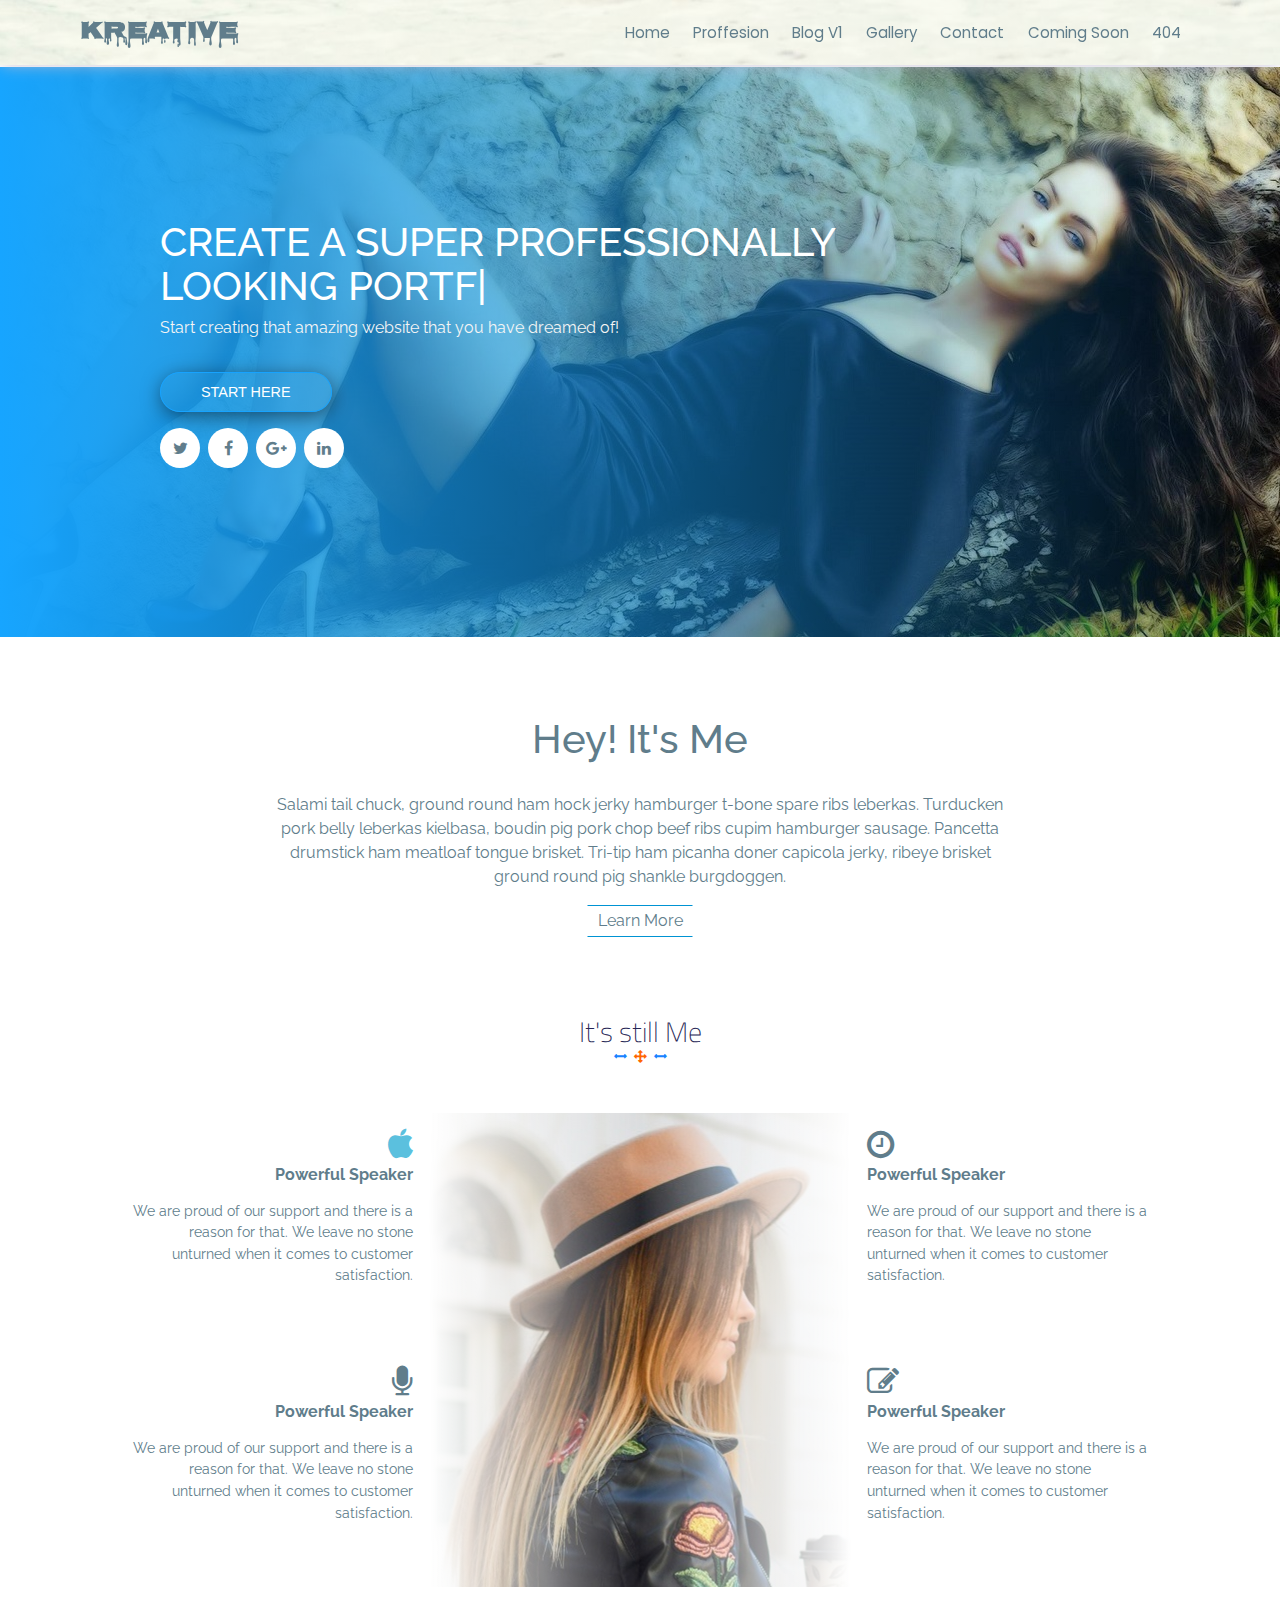
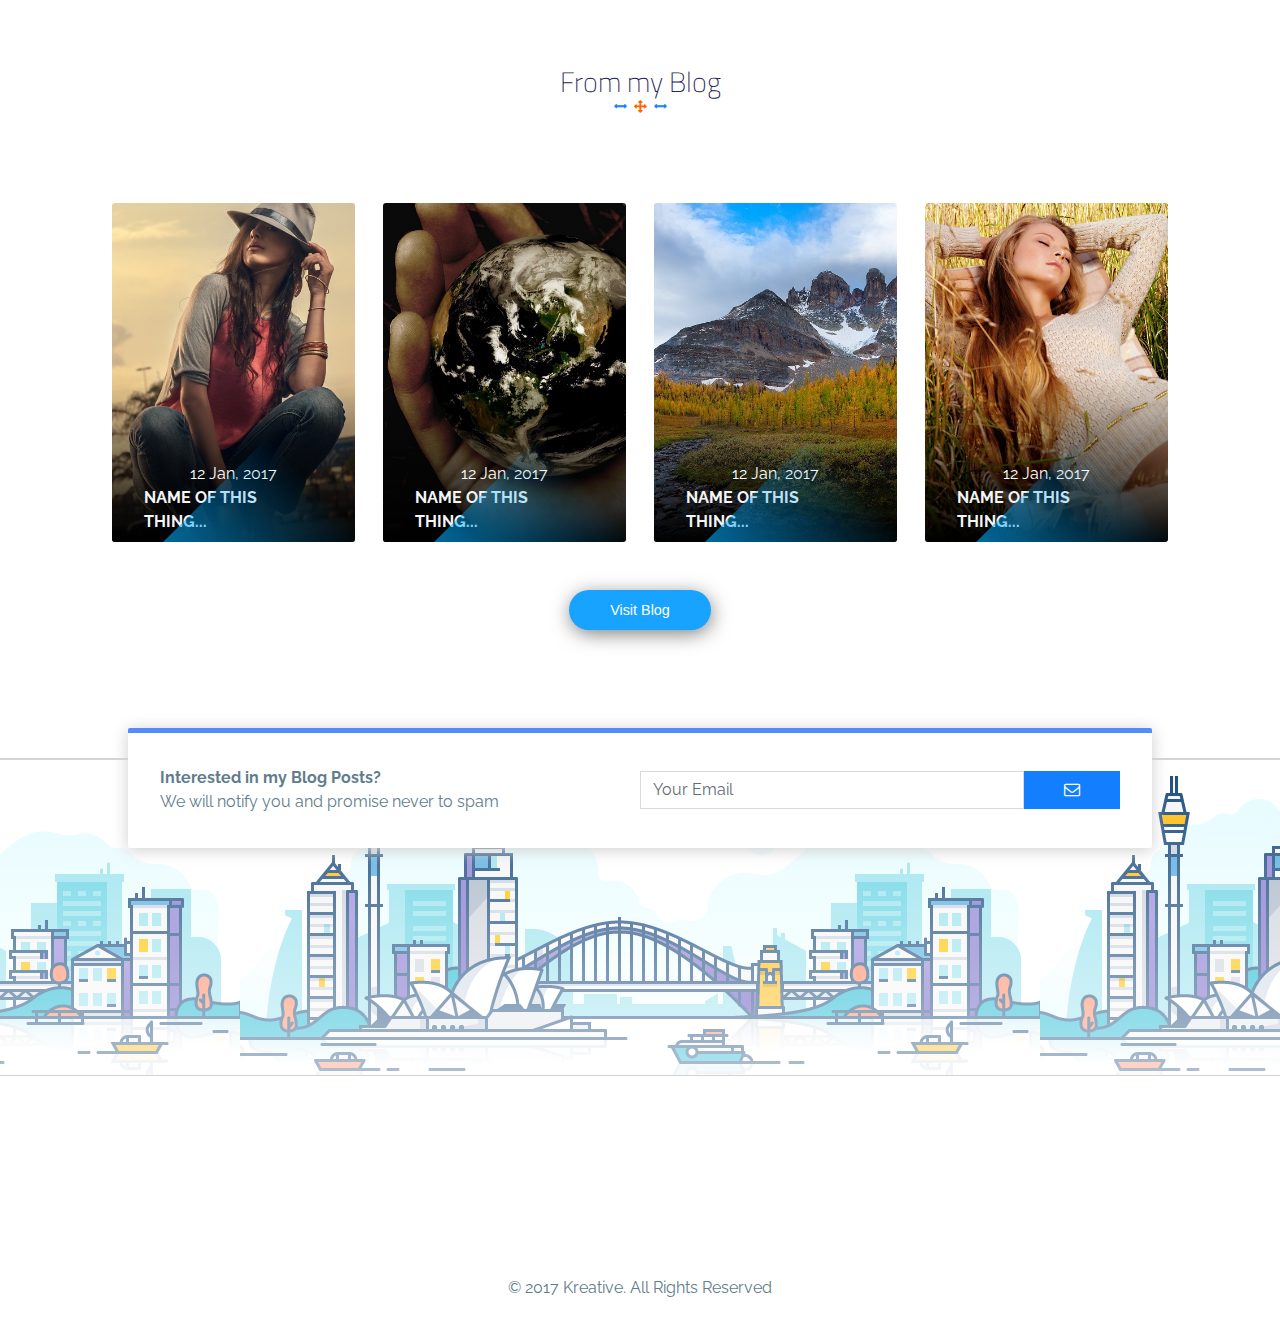
<file: index.html>
<!DOCTYPE html>
<html lang="en">
<head>

    <!--meta tags-->

    <meta charset="UTF-8">
    <meta name="description" content="Services Listing HTML5 CSS3 template">
    <meta name="keywords" content="HTML,CSS,XML,JavaScript, services, listing">
    <meta name="author" content="Ui-DesignLab">
    <meta name="viewport" content="width=device-width, initial-scale=1.0">

    <!--end meta tags-->

    <title>Kreative</title>

    <!--stylesheets-->

    <link rel="stylesheet" href="3rdparty/bootstrap/bootstrap.min.css">
    <link rel="stylesheet" href="3rdparty/font-awesome-4.7.0/css/font-awesome.min.css">
    <link rel="stylesheet" href="3rdparty/animate.min.css">
    <link rel="stylesheet" href="3rdparty/OwlCarousel2-2.2.1/owl.carousel.min.css">
    <link rel="stylesheet" href="3rdparty/OwlCarousel2-2.2.1/owl.theme.green.min.css">
    <link rel="stylesheet" href="css/app.css">

    <!--end stylesheets-->

    <!--google fonts-->
    <link href="https://fonts.googleapis.com/css?family=Cairo|Nosifer|Poppins" rel="stylesheet">
    <link href="https://fonts.googleapis.com/css?family=Quicksand:700|Raleway|Tangerine" rel="stylesheet">
    <!--end google fonts-->

</head>
<body>

<!--navigation menu-->

<!--top menu-->
<div class="ui-nav">
    <div class="logo"><a href="index.html"><strong>Kreative</strong></a></div>
    <ul class="list-unstyled menu">
        <li class="list-inline-item"><a href="index.html">Home</a></li>
        <li class="list-inline-item"><a href="profession.html">Proffesion</a></li>
        <li class="list-inline-item"><a href="blog.html">Blog V1</a></li>
        <li class="list-inline-item"><a href="gallery.html">Gallery</a></li>        <li class="list-inline-item"><a href="contact.html">Contact</a></li>
        <li class="list-inline-item"><a href="comingsoon.html">Coming Soon</a></li>
        <li class="list-inline-item"><a href="404.html">404</a></li>
    </ul>
    <i class="fa fa-bars fa-2x toggle-sidebar"></i>
</div>
<!--end top menu-->

<!--side menu-->
<div class="sidemenu-wrapper" id="side-menu">
    <div class="side-nav">
        <div class="logo"><a href="index.html"><strong>Kreative</strong></a></div>
        <ul class="sidemenu-c list-unstyled">
            <li><a href="index.html">Home</a></li>
            <li><a href="profession.html">Profession</a></li>
            <li><a href="blog.html">Blog V1</a></li>
            <li><a href="blog2.html">Blog V2</a></li>
            <li><a href="contact.html">Contact</a></li>
            <li><a href="comingsoon.html">Coming Soon</a></li>
            <li><a href="404.html">404 Page</a></li>
        </ul>
    </div>
</div>
<!--end side menu-->
<!--end navigation menu-->

<!--banner-->
<div class="banner-one">
<div>
    <h1 class="animated fadeInDown">Create a Super Professionally <br> Looking <span class="typedd">Portfolio</span></h1>
    <p class="animated zoomIn">
        Start creating that amazing website
        that you have dreamed of!
    </p>
    <a href="#" class="btn ui-btn animated fadeIn">Start Here</a>
    <div class="banner-social animated fadeIn">
        <a href="#"><i class="fa fa-twitter"></i></a>
        <a href="#"><i class="fa fa-facebook-f"></i></a>
        <a href="#"><i class="fa fa-google-plus"></i></a>
        <a href="#"><i class="fa fa-linkedin"></i></a>
    </div>
</div>
</div>
<!--end banner-->

<div class="padder">

    <!--about me-->
    <div class="about-me">
        <h1>Hey! It's Me</h1>
        <p>
            Salami tail chuck, ground round ham hock jerky hamburger t-bone spare ribs leberkas.
            Turducken pork belly leberkas kielbasa, boudin pig pork chop beef ribs cupim
            hamburger sausage. Pancetta drumstick ham meatloaf tongue brisket.
            Tri-tip ham picanha doner capicola jerky, ribeye brisket ground
            round pig shankle burgdoggen.
            <br>
            <a href="profession.html">Learn More</a>
        </p>
    </div>
    <!--end about me-->


    <h3 class="ui-title">
        <strong>It's still Me
            <span>
                <i class="fa fa-arrows-h"></i>
                <i class="fa fa-arrows"></i>
                <i class="fa fa-arrows-h"></i>
            </span>
        </strong>
    </h3>
<div class="me">
    <div class="me-content">
        <div class="me-content-c">
            <i class="fa fa-apple fa-2x text-info"></i>
            <br>
            <span>Powerful Speaker</span>
            <p>We are proud of our support and there is a reason for that.
                We leave no stone unturned when it comes to customer satisfaction.</p>
        </div>
        <div class="me-content-c">
            <i class="fa fa-microphone fa-2x"></i>
            <br>
            <span>Powerful Speaker</span>
            <p>We are proud of our support and there is a reason for that.
                We leave no stone unturned when it comes to customer satisfaction.</p>
        </div>
    </div>
    <div class="me-image">
    </div>
    <div class="me-content">
        <div class="me-content-c">
            <i class="fa fa-clock-o fa-2x"></i>
            <br>
            <span>Powerful Speaker</span>
            <p>We are proud of our support and there is a reason for that.
                We leave no stone unturned when it comes to customer satisfaction.</p>
        </div>
        <div class="me-content-c">
            <i class="fa fa-edit fa-2x"></i>
            <br>
            <span>Powerful Speaker</span>
            <p>We are proud of our support and there is a reason for that.
                We leave no stone unturned when it comes to customer satisfaction.</p>
        </div>
    </div>
</div>

    <!--from my blog-->
    <div class="from-blog">
        <h3 class="ui-title">
            <strong>From my Blog
                <span>
                <i class="fa fa-arrows-h"></i>
                <i class="fa fa-arrows"></i>
                <i class="fa fa-arrows-h"></i>
            </span>
            </strong>
        </h3>
        <div>
            <div class="post-copy">
                <img src="img/bcopy.jpg" alt="">
                <div class="pcopy-hover">
                    <span>12 Jan, 2017</span>
                    <a href="blog.html"><strong>Name of this thing...</strong></a>
                    <div class="pass-thru"></div>
                </div>
            </div>
            <div class="post-copy">
                <img src="img/bcopy2.jpg" alt="">
                <div class="pcopy-hover">
                    <span>12 Jan, 2017</span>
                    <a href="blog.html"><strong>Name of this thing...</strong></a>
                    <div class="pass-thru"></div>
                </div>
            </div>
            <div class="post-copy">
                <img src="img/bcopy3.jpg" alt="">
                <div class="pcopy-hover">
                    <span>12 Jan, 2017</span>
                    <a href="blog.html"><strong>Name of this thing...</strong></a>
                    <div class="pass-thru"></div>
                </div>
            </div>
            <div class="post-copy">
                <img src="img/bcopy4.jpg" alt="">
                <div class="pcopy-hover">
                    <span>12 Jan, 2017</span>
                    <a href="blog.html"><strong>Name of this thing...</strong></a>
                    <div class="pass-thru"></div>
                </div>
            </div>
        </div>
        <p class="text-center"><a href="blog.html" class="btn ui-btn">Visit Blog</a></p>
    </div>
    <!--end from my blog-->
</div>

<!--subscribe-->
<div class="subscribe">
    <div class="sub-box">
        <div>
            <strong>Interested in my Blog Posts?</strong>
            <p>We will notify you and promise never to spam</p>
        </div>
        <form action="#" method="post">
            <div class="form-group">
                <input class="form-control" required type='email' placeholder="Your Email">
                <button type="submit" class="btn"><i class="fa fa-envelope-o"></i></button>
            </div>
        </form>
    </div>
</div>
<!--end subscribe-->

<!--footer section-->
<div class="footer-illustration">
</div>
<div class="footer">
    <div class="footer-heist">
        <div class="row">
            <div class="col-lg-3 col-md-6">
                <div class="footer-c">
                    <strong>Kreative</strong>
                    <p>
                        We are proud of our support and there is a reason for that.
                        We leave
                    </p>
                    <div class="banner-social">
                        <a href="#"><i class="fa fa-twitter"></i></a>
                        <a href="#"><i class="fa fa-facebook-f"></i></a>
                        <a href="#"><i class="fa fa-google-plus"></i></a>
                        <a href="#"><i class="fa fa-linkedin"></i></a>
                    </div>
                </div>
            </div>
            <div class="col-lg-3 col-md-6">
                <div class="footer-c">
                    <strong>About Me</strong>
                    <a href="#">Portfolio</a>
                    <a href="#">Resume</a>
                    <a href="#">Faq</a>
                    <a href="#">Location</a>
                    <a href="#">Career</a>
                </div>
            </div>
            <div class="col-lg-3 col-md-6">
                <div class="footer-c">
                    <strong>Contact</strong>
                    <a href="#"><i class="fa fa-envelope-o"></i> who@example.com</a>
                    <a href="#"><i class="fa fa-mobile-phone"></i> +1 565 56635 8</a>
                    <a href="#"><i class="fa fa-map-marker"></i> New York</a>
                    <a href="#"><i class="fa fa-globe"></i> www.example.com</a>
                </div>
            </div>
            <div class="col-lg-3 col-md-6">
                <div class="footer-c">
                    <strong>Useful Links</strong>
                    <a href="#">Blog</a>
                    <a href="#">Contact</a>
                    <a href="#">Home</a>
                    <a href="#">About</a>
                    <a href="#">Profession</a>
                </div>
            </div>
        </div>
    </div>
<div class="footer-strip"><span>&copy; 2017 Kreative. All Rights Reserved</span></div>
</div>
<!--end footer section-->


<!--back to top button-->
<div class="back-top">
    <a href="#"><i class="fa fa-angle-up"></i></a>
</div>
<!--end back to top button-->


<script src="3rdparty/jquery-3.2.1.min.js"></script>
<script src="3rdparty/typed.js"></script>
<script src="3rdparty/OwlCarousel2-2.2.1/owl.carousel.min.js"></script>
<script src="js/app.js"></script>

</body>
</html>
</file>
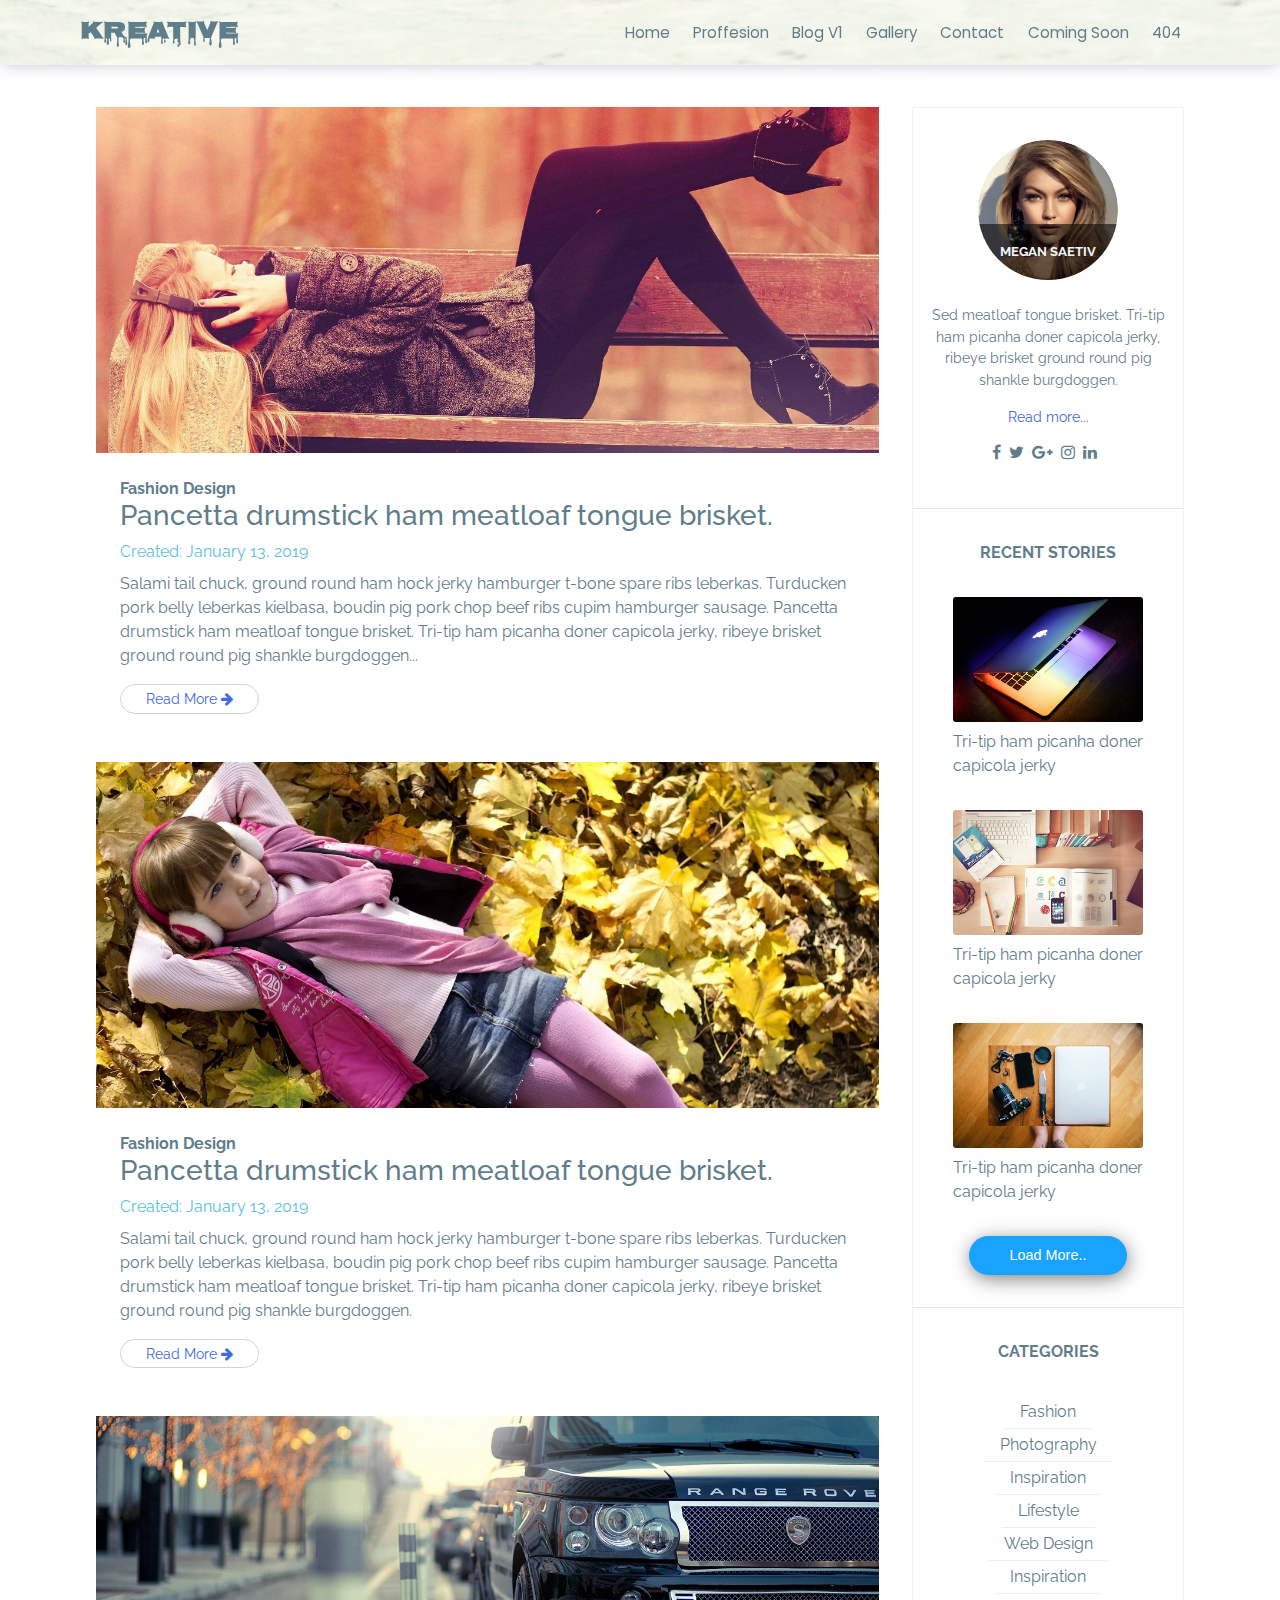
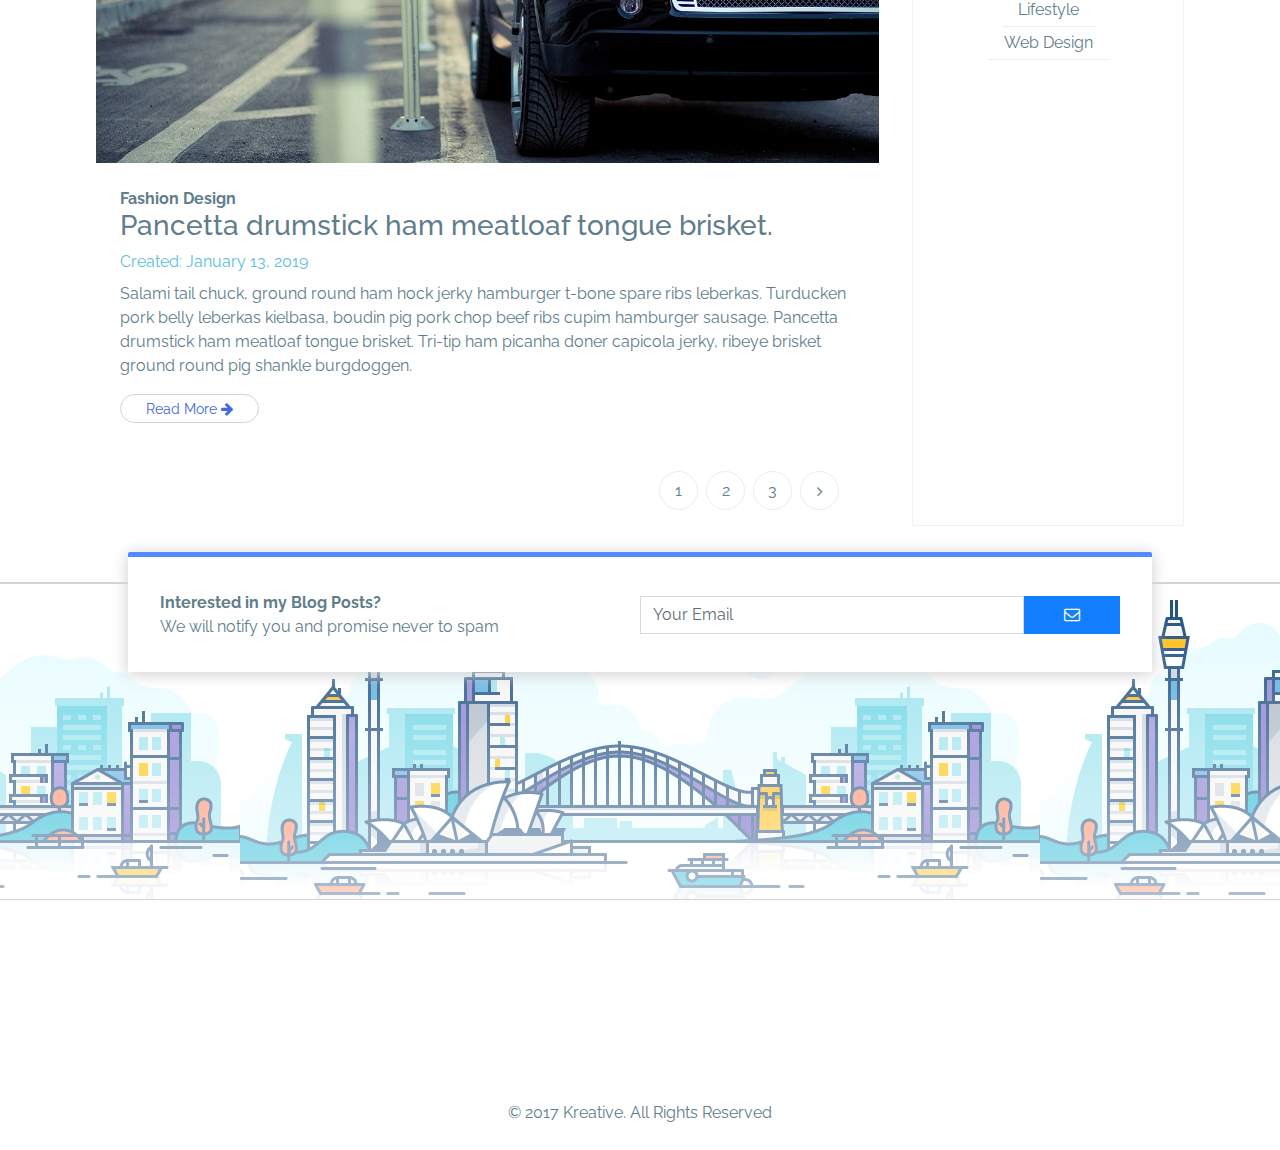
<file: blog.html>
<!DOCTYPE html>
<html lang="en">
<head>

    <!--meta tags-->

    <meta charset="UTF-8">
    <meta name="description" content="Services Listing HTML5 CSS3 template">
    <meta name="keywords" content="HTML,CSS,XML,JavaScript, services, listing">
    <meta name="author" content="Ui-DesignLab">
    <meta name="viewport" content="width=device-width, initial-scale=1.0">

    <!--end meta tags-->

    <title>Kreative</title>

    <!--stylesheets-->

    <link rel="stylesheet" href="3rdparty/bootstrap/bootstrap.min.css">
    <link rel="stylesheet" href="3rdparty/font-awesome-4.7.0/css/font-awesome.min.css">
    <link rel="stylesheet" href="3rdparty/animate.min.css">
    <link rel="stylesheet" href="3rdparty/OwlCarousel2-2.2.1/owl.carousel.min.css">
    <link rel="stylesheet" href="3rdparty/OwlCarousel2-2.2.1/owl.theme.green.min.css">
    <link rel="stylesheet" href="css/app.css">

    <!--end stylesheets-->

    <!--google fonts-->
    <link href="https://fonts.googleapis.com/css?family=Cairo|Nosifer|Poppins" rel="stylesheet">
    <link href="https://fonts.googleapis.com/css?family=Quicksand:700|Raleway|Tangerine" rel="stylesheet">
    <!--end google fonts-->

</head>
<body>

<!--navigation menu-->

<!--top menu-->
<div class="ui-nav">
    <div class="logo"><a href="index.html"><strong>Kreative</strong></a></div>
    <ul class="list-unstyled menu">
        <li class="list-inline-item"><a href="index.html">Home</a></li>
        <li class="list-inline-item"><a href="profession.html">Proffesion</a></li>
        <li class="list-inline-item"><a href="blog.html">Blog V1</a></li>
        <li class="list-inline-item"><a href="gallery.html">Gallery</a></li>
        <li class="list-inline-item"><a href="contact.html">Contact</a></li>
        <li class="list-inline-item"><a href="comingsoon.html">Coming Soon</a></li>
        <li class="list-inline-item"><a href="404.html">404</a></li>
    </ul>
    <i class="fa fa-bars fa-2x toggle-sidebar"></i>
</div>
<!--end top menu-->

<!--side menu-->
<div class="sidemenu-wrapper" id="side-menu">
    <div class="side-nav">
        <div class="logo"><a href="index.html"><strong>Kreative</strong></a></div>
        <ul class="sidemenu-c list-unstyled">
            <li><a href="index.html">Home</a></li>
            <li><a href="profession.html">Profession</a></li>
            <li><a href="blog.html">Blog V1</a></li>
            <li><a href="blog2.html">Blog V2</a></li>
            <li><a href="contact.html">Contact</a></li>
            <li><a href="comingsoon.html">Coming Soon</a></li>
            <li><a href="404.html">404 Page</a></li>
        </ul>
    </div>
</div>
<!--end side menu-->
<!--end navigation menu-->

<!--blog wrapper-->
<div class="blog-wrapper">
    <div class="blog-one">
        <div class="blog-one-posts">
            <div class="blog-o-post">
                <img src="img/post.jpg" alt="">
                <div class="blog-o-info">
                    <strong>Fashion Design</strong>
                    <h3>Pancetta drumstick ham meatloaf tongue brisket.</h3>
                    <span class="text-info">Created: January 13, 2019</span>
                    <p>
                        Salami tail chuck, ground round ham hock jerky hamburger
                        t-bone spare ribs leberkas. Turducken pork belly
                        leberkas kielbasa, boudin pig pork chop beef ribs
                        cupim hamburger sausage. Pancetta drumstick ham
                        meatloaf tongue brisket. Tri-tip ham picanha doner capicola jerky,
                        ribeye brisket ground round pig shankle burgdoggen...
                    </p>
                    <a href="blogsingle.html">Read More <i class="fa fa-arrow-right"></i></a>
                </div>
            </div>
            <div class="blog-o-post">
                <img src="img/post2.jpg" alt="">
                <div class="blog-o-info">
                    <strong>Fashion Design</strong>
                    <h3>Pancetta drumstick ham meatloaf tongue brisket.</h3>
                    <span class="text-info">Created: January 13, 2019</span>
                    <p>
                        Salami tail chuck, ground round ham hock jerky hamburger
                        t-bone spare ribs leberkas. Turducken pork belly
                        leberkas kielbasa, boudin pig pork chop beef ribs
                        cupim hamburger sausage. Pancetta drumstick ham
                        meatloaf tongue brisket. Tri-tip ham picanha doner capicola jerky,
                        ribeye brisket ground round pig shankle burgdoggen.
                    </p>
                    <a href="blogsingle.html">Read More <i class="fa fa-arrow-right"></i></a>
                </div>
            </div>
            <div class="blog-o-post">
                <img src="img/post3.jpg" alt="">
                <div class="blog-o-info">
                    <strong>Fashion Design</strong>
                    <h3>Pancetta drumstick ham meatloaf tongue brisket.</h3>
                    <span class="text-info">Created: January 13, 2019</span>
                    <p>
                        Salami tail chuck, ground round ham hock jerky hamburger
                        t-bone spare ribs leberkas. Turducken pork belly
                        leberkas kielbasa, boudin pig pork chop beef ribs
                        cupim hamburger sausage. Pancetta drumstick ham
                        meatloaf tongue brisket. Tri-tip ham picanha doner capicola jerky,
                        ribeye brisket ground round pig shankle burgdoggen.
                    </p>
                    <a href="blogsingle.html">Read More <i class="fa fa-arrow-right"></i></a>
                </div>
            </div>
            <div class="ui-pagination">
                <a href="#">1</a>
                <a href="#">2</a>
                <a href="#">3</a>
                <a href="#"><i class="fa fa-angle-right"></i></a>
            </div>
        </div>
        <div class="blog-one-aside">
            <div class="blog-poster">
                <div>
                    <img src="img/avatar.jpg" alt="">
                    <div class="name"><strong>Megan Saetiv</strong></div>
                </div>
                <p>
                    Sed meatloaf tongue brisket. Tri-tip ham picanha doner capicola jerky, ribeye brisket ground round pig shankle burgdoggen.
                </p>
                <a href="blogsingle.html">Read more...</a>
                <strong>
                    <i class="fa fa-facebook-f"></i>
                    <i class="fa fa-twitter"></i>
                    <i class="fa fa-google-plus"></i>
                    <i class="fa fa-instagram"></i>
                    <i class="fa fa-linkedin"></i>
                </strong>
            </div>
            <hr>
            <div class="recent">
                <strong>Recent Stories</strong>
                <div class="recent-story">
                    <img src="img/macbook.jpg" alt="">
                    <p><a href="#">Tri-tip ham picanha doner capicola jerky</a></p>
                </div>
                <div class="recent-story">
                    <img src="img/station.jpg" alt="">
                    <p><a href="#">Tri-tip ham picanha doner capicola jerky</a></p>
                </div>
                <div class="recent-story">
                    <img src="img/tools.jpg" alt="">
                    <p><a href="#">Tri-tip ham picanha doner capicola jerky</a></p>
                </div>
                <a href="#" class="btn ui-btn">Load More..</a>
            </div>
            <hr>
            <div class="categories">
                <strong>Categories</strong>
                <a href="#">Fashion</a>
                <a href="#">Photography</a>
                <a href="#">Inspiration</a>
                <a href="#">Lifestyle</a>
                <a href="#">Web Design</a>
                <a href="#">Inspiration</a>
                <a href="#">Lifestyle</a>
                <a href="#">Web Design</a>
            </div>
        </div>
    </div>
</div>
<!--end blog wrapper-->

<!--subscribe-->
<div class="subscribe">
    <div class="sub-box">
        <div>
            <strong>Interested in my Blog Posts?</strong>
            <p>We will notify you and promise never to spam</p>
        </div>
        <form action="#" method="post">
            <div class="form-group">
                <input class="form-control" required type='email' placeholder="Your Email">
                <button type="submit" class="btn"><i class="fa fa-envelope-o"></i></button>
            </div>
        </form>
    </div>
</div>
<!--end subscribe-->

<!--footer section-->
<div class="footer-illustration">
</div>
<div class="footer">
    <div class="footer-heist">
        <div class="row">
            <div class="col-lg-3 col-md-6">
                <div class="footer-c">
                    <strong>Kreative</strong>
                    <p>
                        We are proud of our support and there is a reason for that.
                        We leave
                    </p>
                    <div class="banner-social">
                        <a href="#"><i class="fa fa-twitter"></i></a>
                        <a href="#"><i class="fa fa-facebook-f"></i></a>
                        <a href="#"><i class="fa fa-google-plus"></i></a>
                        <a href="#"><i class="fa fa-linkedin"></i></a>
                    </div>
                </div>
            </div>
            <div class="col-lg-3 col-md-6">
                <div class="footer-c">
                    <strong>About Me</strong>
                    <a href="#">Portfolio</a>
                    <a href="#">Resume</a>
                    <a href="#">Faq</a>
                    <a href="#">Location</a>
                    <a href="#">Career</a>
                </div>
            </div>
            <div class="col-lg-3 col-md-6">
                <div class="footer-c">
                    <strong>Contact</strong>
                    <a href="#"><i class="fa fa-envelope-o"></i> who@example.com</a>
                    <a href="#"><i class="fa fa-mobile-phone"></i> +1 565 56635 8</a>
                    <a href="#"><i class="fa fa-map-marker"></i> New York</a>
                    <a href="#"><i class="fa fa-globe"></i> www.example.com</a>
                </div>
            </div>
            <div class="col-lg-3 col-md-6">
                <div class="footer-c">
                    <strong>Useful Links</strong>
                    <a href="#">Blog</a>
                    <a href="#">Contact</a>
                    <a href="#">Home</a>
                    <a href="#">About</a>
                    <a href="#">Profession</a>
                </div>
            </div>
        </div>
    </div>
    <div class="footer-strip"><span>&copy; 2017 Kreative. All Rights Reserved</span></div>
</div>
<!--end footer section-->

<!--back to top button-->
<div class="back-top">
    <a href="#"><i class="fa fa-angle-up"></i></a>
</div>
<!--end back to top button-->


<script src="3rdparty/jquery-3.2.1.min.js"></script>
<script src="3rdparty/typed.js"></script>
<script src="3rdparty/OwlCarousel2-2.2.1/owl.carousel.min.js"></script>
<script src="js/app.js"></script>

</body>
</html>
</file>
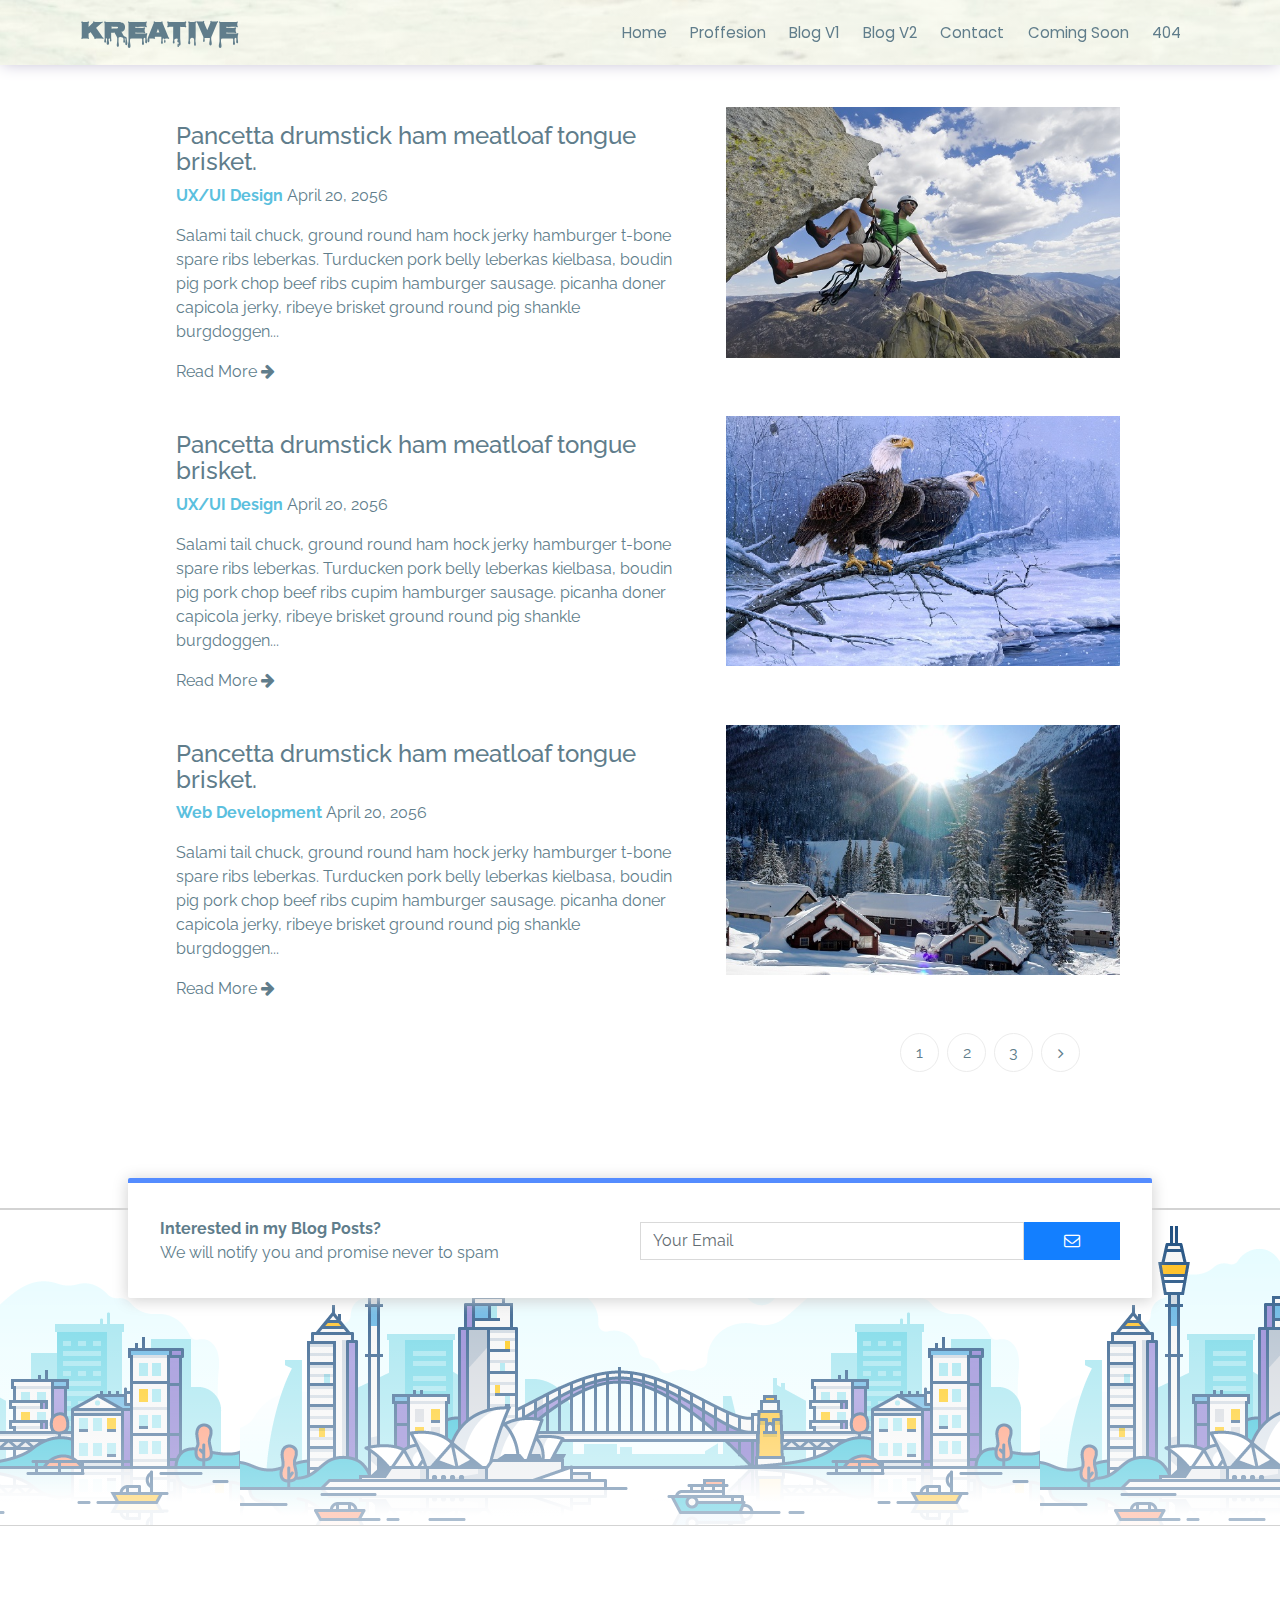
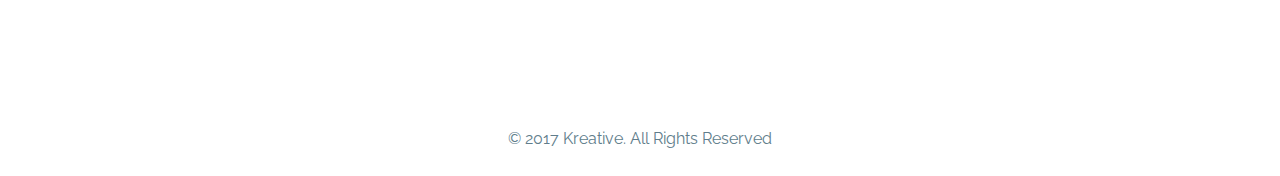
<file: blog2.html>
<!DOCTYPE html>
<html lang="en">
<head>

    <!--meta tags-->

    <meta charset="UTF-8">
    <meta name="description" content="Services Listing HTML5 CSS3 template">
    <meta name="keywords" content="HTML,CSS,XML,JavaScript, services, listing">
    <meta name="author" content="Ui-DesignLab">
    <meta name="viewport" content="width=device-width, initial-scale=1.0">

    <!--end meta tags-->

    <title>Kreative</title>

    <!--stylesheets-->

    <link rel="stylesheet" href="3rdparty/bootstrap/bootstrap.min.css">
    <link rel="stylesheet" href="3rdparty/font-awesome-4.7.0/css/font-awesome.min.css">
    <link rel="stylesheet" href="3rdparty/animate.min.css">
    <link rel="stylesheet" href="3rdparty/OwlCarousel2-2.2.1/owl.carousel.min.css">
    <link rel="stylesheet" href="3rdparty/OwlCarousel2-2.2.1/owl.theme.green.min.css">
    <link rel="stylesheet" href="css/app.css">

    <!--end stylesheets-->

    <!--google fonts-->
    <link href="https://fonts.googleapis.com/css?family=Cairo|Nosifer|Poppins" rel="stylesheet">
    <link href="https://fonts.googleapis.com/css?family=Quicksand:700|Raleway|Tangerine" rel="stylesheet">
    <!--end google fonts-->

</head>
<body>

<!--navigation menu-->

<!--top menu-->
<div class="ui-nav">
    <div class="logo"><a href="index.html"><strong>Kreative</strong></a></div>
    <ul class="list-unstyled menu">
        <li class="list-inline-item"><a href="index.html">Home</a></li>
        <li class="list-inline-item"><a href="profession.html">Proffesion</a></li>
        <li class="list-inline-item"><a href="blog.html">Blog V1</a></li>
        <li class="list-inline-item"><a href="blog2.html">Blog V2</a></li>
        <li class="list-inline-item"><a href="contact.html">Contact</a></li>
        <li class="list-inline-item"><a href="comingsoon.html">Coming Soon</a></li>
        <li class="list-inline-item"><a href="404.html">404</a></li>
    </ul>
    <i class="fa fa-bars fa-2x toggle-sidebar"></i>
</div>
<!--end top menu-->

<!--side menu-->
<div class="sidemenu-wrapper" id="side-menu">
    <div class="side-nav">
        <div class="logo"><a href="index.html"><strong>Kreative</strong></a></div>
        <ul class="sidemenu-c list-unstyled">
            <li><a href="index.html">Home</a></li>
            <li><a href="profession.html">Profession</a></li>
            <li><a href="blog.html">Blog V1</a></li>
            <li><a href="blog2.html">Blog V2</a></li>
            <li><a href="contact.html">Contact</a></li>
            <li><a href="comingsoon.html">Coming Soon</a></li>
            <li><a href="404.html">404 Page</a></li>
        </ul>
    </div>
</div>
<!--end side menu-->
<!--end navigation menu-->

<!--blog wrapper-->
<div class="blog-wrapper">

<div class="blog-two">
    <div class="blog-two-post">
        <div class="blog-t-info">
            <h4>Pancetta drumstick ham meatloaf tongue brisket.</h4>
            <strong class="text-info">UX/UI Design</strong> <span>April 20, 2056</span>
            <p>
                Salami tail chuck, ground round ham hock jerky hamburger
                t-bone spare ribs leberkas. Turducken pork belly leberkas
                kielbasa, boudin pig pork chop beef ribs cupim hamburger sausage.
                picanha doner capicola jerky, ribeye brisket ground round
                pig shankle burgdoggen...
            </p>
            <a href="blogsingle.html">Read More <i class="fa fa-arrow-right"></i></a>
        </div>
        <div class="blog-t-img">
            <img src="img/p3.jpg" alt="">
        </div>
    </div>
    <div class="blog-two-post">
        <div class="blog-t-info">
            <h4>Pancetta drumstick ham meatloaf tongue brisket.</h4>
            <strong class="text-info">UX/UI Design</strong> <span>April 20, 2056</span>
            <p>
                Salami tail chuck, ground round ham hock jerky hamburger
                t-bone spare ribs leberkas. Turducken pork belly leberkas
                kielbasa, boudin pig pork chop beef ribs cupim hamburger sausage.
                picanha doner capicola jerky, ribeye brisket ground round
                pig shankle burgdoggen...
            </p>
            <a href="blogsingle.html">Read More <i class="fa fa-arrow-right"></i></a>
        </div>
        <div class="blog-t-img">
            <img src="img/p.jpg" alt="">
        </div>
    </div>
    <div class="blog-two-post">
        <div class="blog-t-info">
            <h4>Pancetta drumstick ham meatloaf tongue brisket.</h4>
            <strong class="text-info">Web Development</strong> <span>April 20, 2056</span>
            <p>
                Salami tail chuck, ground round ham hock jerky hamburger
                t-bone spare ribs leberkas. Turducken pork belly leberkas
                kielbasa, boudin pig pork chop beef ribs cupim hamburger sausage.
                picanha doner capicola jerky, ribeye brisket ground round
                pig shankle burgdoggen...
            </p>
            <a href="blogsingle.html">Read More <i class="fa fa-arrow-right"></i></a>
        </div>
        <div class="blog-t-img">
            <img src="img/p2.jpg" alt="">
        </div>
    </div>
    <div class="ui-pagination">
        <a href="#">1</a>
        <a href="#">2</a>
        <a href="#">3</a>
        <a href="#"><i class="fa fa-angle-right"></i></a>
    </div>
</div>

</div>
<!--end blog wrapper-->

<!--subscribe-->
<div class="subscribe">
    <div class="sub-box">
        <div>
            <strong>Interested in my Blog Posts?</strong>
            <p>We will notify you and promise never to spam</p>
        </div>
        <form action="#" method="post">
            <div class="form-group">
                <input class="form-control" required type='email' placeholder="Your Email">
                <button type="submit" class="btn"><i class="fa fa-envelope-o"></i></button>
            </div>
        </form>
    </div>
</div>
<!--end subscribe-->

<!--footer section-->
<div class="footer-illustration">
</div>
<div class="footer">
    <div class="footer-heist">
        <div class="row">
            <div class="col-lg-3 col-md-6">
                <div class="footer-c">
                    <strong>Kreative</strong>
                    <p>
                        We are proud of our support and there is a reason for that.
                        We leave
                    </p>
                    <div class="banner-social">
                        <a href="#"><i class="fa fa-twitter"></i></a>
                        <a href="#"><i class="fa fa-facebook-f"></i></a>
                        <a href="#"><i class="fa fa-google-plus"></i></a>
                        <a href="#"><i class="fa fa-linkedin"></i></a>
                    </div>
                </div>
            </div>
            <div class="col-lg-3 col-md-6">
                <div class="footer-c">
                    <strong>About Me</strong>
                    <a href="#">Portfolio</a>
                    <a href="#">Resume</a>
                    <a href="#">Faq</a>
                    <a href="#">Location</a>
                    <a href="#">Career</a>
                </div>
            </div>
            <div class="col-lg-3 col-md-6">
                <div class="footer-c">
                    <strong>Contact</strong>
                    <a href="#"><i class="fa fa-envelope-o"></i> who@example.com</a>
                    <a href="#"><i class="fa fa-mobile-phone"></i> +1 565 56635 8</a>
                    <a href="#"><i class="fa fa-map-marker"></i> New York</a>
                    <a href="#"><i class="fa fa-globe"></i> www.example.com</a>
                </div>
            </div>
            <div class="col-lg-3 col-md-6">
                <div class="footer-c">
                    <strong>Useful Links</strong>
                    <a href="#">Blog</a>
                    <a href="#">Contact</a>
                    <a href="#">Home</a>
                    <a href="#">About</a>
                    <a href="#">Profession</a>
                </div>
            </div>
        </div>
    </div>
    <div class="footer-strip"><span>&copy; 2017 Kreative. All Rights Reserved</span></div>
</div>
<!--end footer section-->

<!--back to top button-->
<div class="back-top">
    <a href="#"><i class="fa fa-angle-up"></i></a>
</div>
<!--end back to top button-->


<script src="3rdparty/jquery-3.2.1.min.js"></script>
<script src="3rdparty/typed.js"></script>
<script src="3rdparty/OwlCarousel2-2.2.1/owl.carousel.min.js"></script>
<script src="js/app.js"></script>

</body>
</html>
</file>
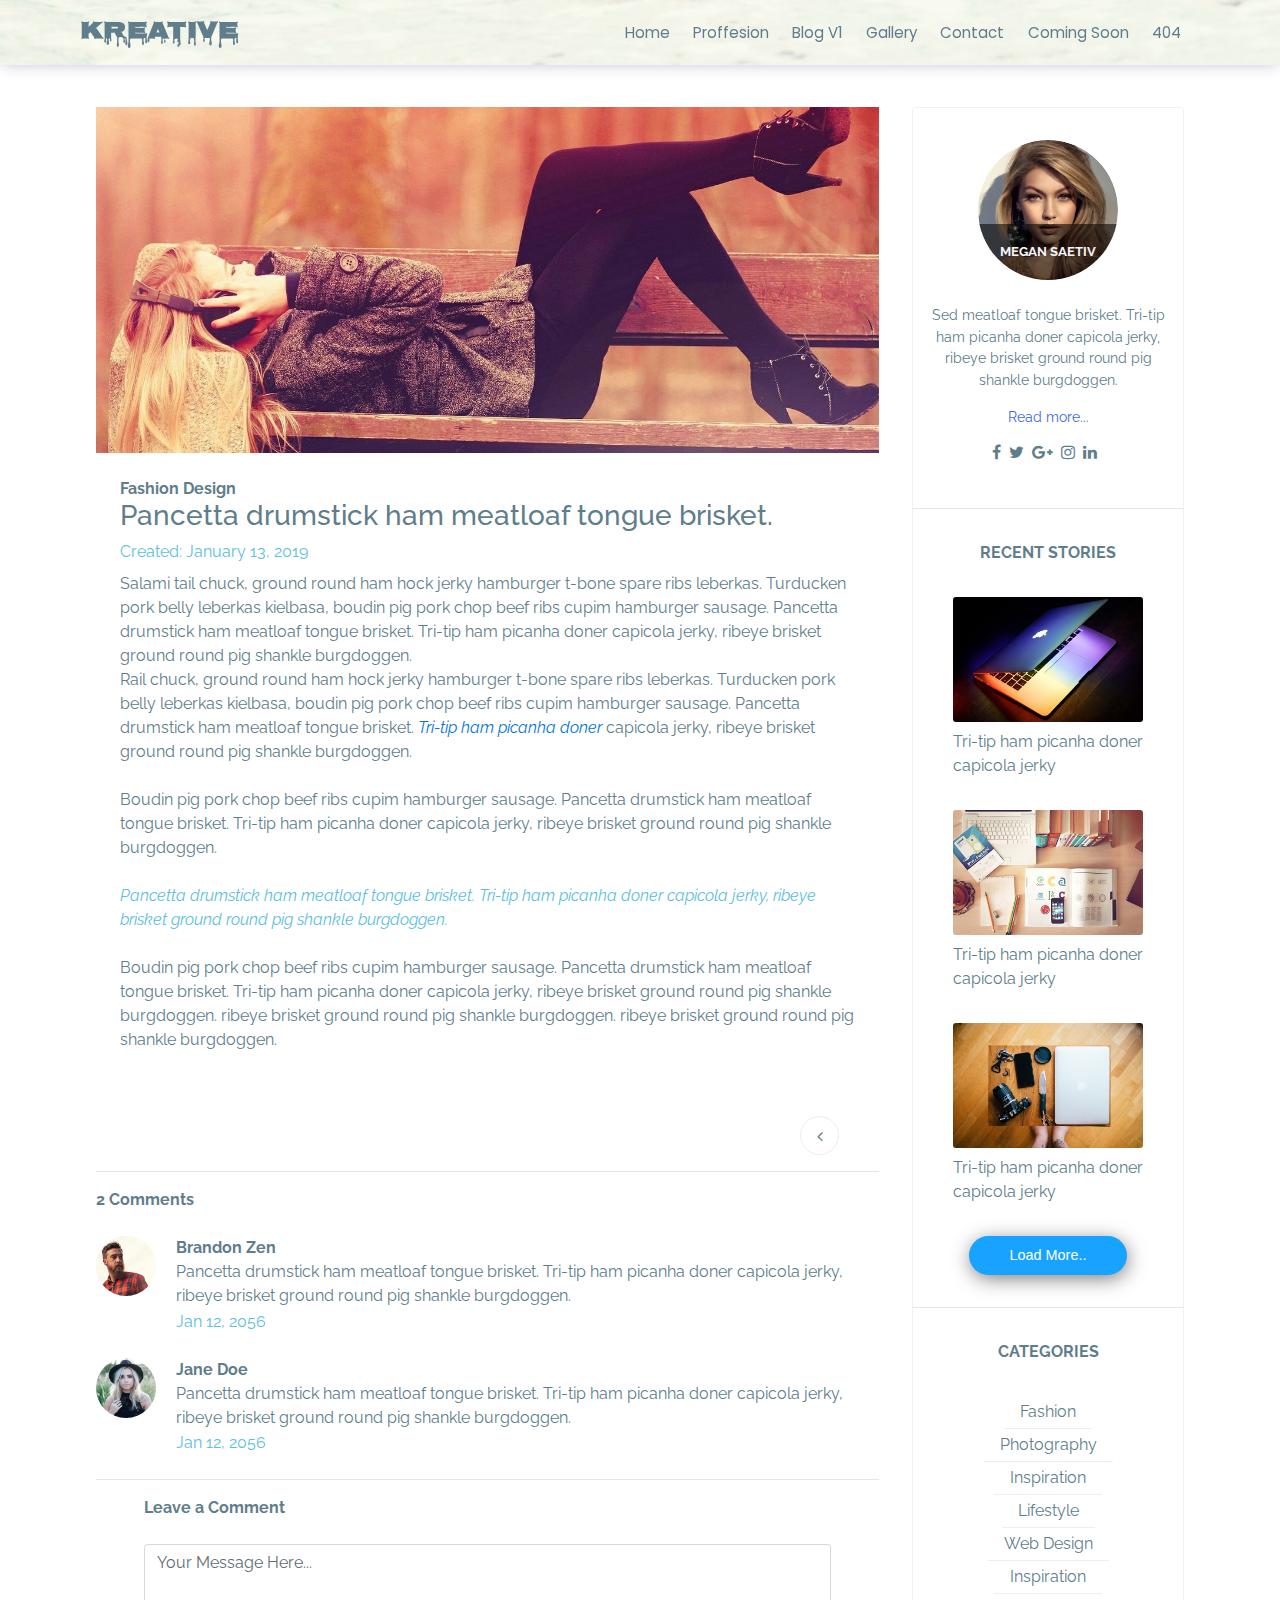
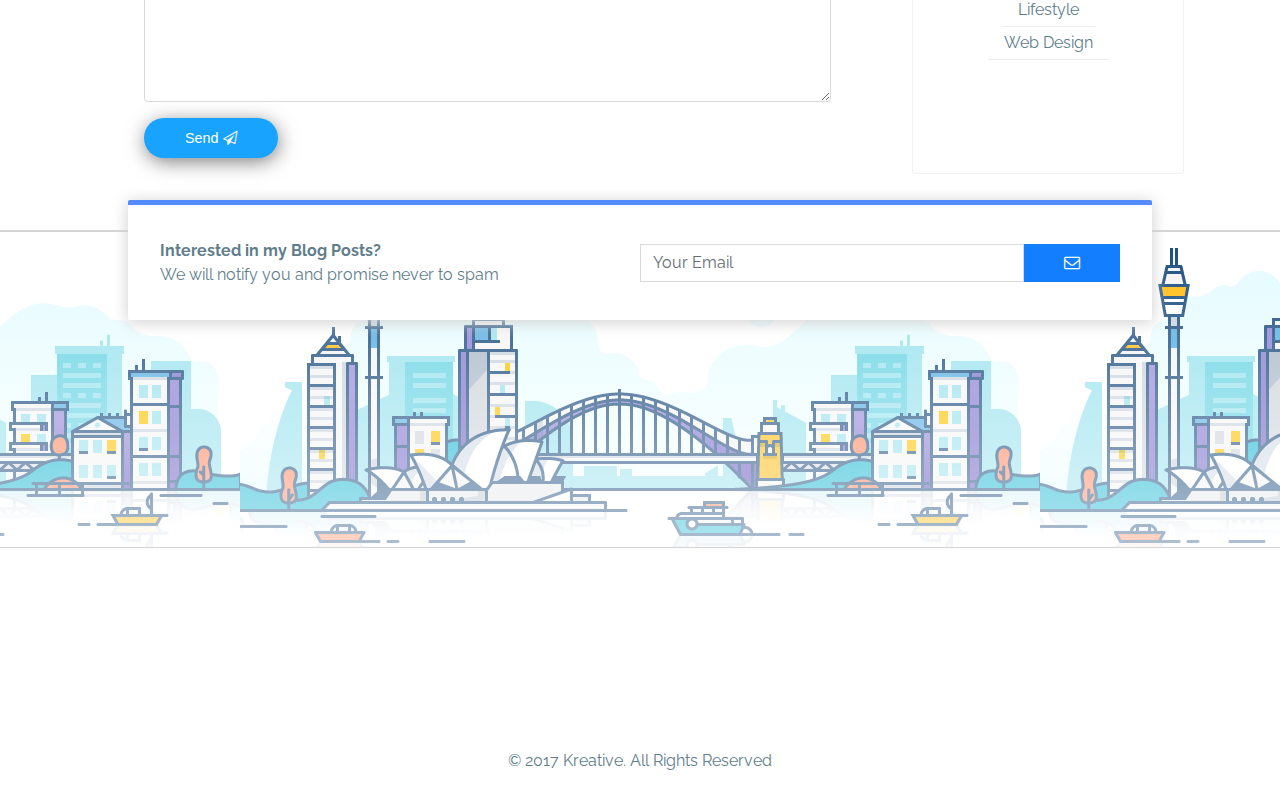
<file: blogsingle.html>
<!DOCTYPE html>
<html lang="en">
<head>

    <!--meta tags-->

    <meta charset="UTF-8">
    <meta name="description" content="Services Listing HTML5 CSS3 template">
    <meta name="keywords" content="HTML,CSS,XML,JavaScript, services, listing">
    <meta name="author" content="Ui-DesignLab">
    <meta name="viewport" content="width=device-width, initial-scale=1.0">

    <!--end meta tags-->

    <title>Kreative</title>

    <!--stylesheets-->

    <link rel="stylesheet" href="3rdparty/bootstrap/bootstrap.min.css">
    <link rel="stylesheet" href="3rdparty/font-awesome-4.7.0/css/font-awesome.min.css">
    <link rel="stylesheet" href="3rdparty/animate.min.css">
    <link rel="stylesheet" href="3rdparty/OwlCarousel2-2.2.1/owl.carousel.min.css">
    <link rel="stylesheet" href="3rdparty/OwlCarousel2-2.2.1/owl.theme.green.min.css">
    <link rel="stylesheet" href="css/app.css">

    <!--end stylesheets-->

    <!--google fonts-->
    <link href="https://fonts.googleapis.com/css?family=Cairo|Nosifer|Poppins" rel="stylesheet">
    <link href="https://fonts.googleapis.com/css?family=Quicksand:700|Raleway|Tangerine" rel="stylesheet">
    <!--end google fonts-->

</head>
<body>

<!--navigation menu-->

<!--top menu-->
<div class="ui-nav">
    <div class="logo"><a href="index.html"><strong>Kreative</strong></a></div>
    <ul class="list-unstyled menu">
        <li class="list-inline-item"><a href="index.html">Home</a></li>
        <li class="list-inline-item"><a href="profession.html">Proffesion</a></li>
        <li class="list-inline-item"><a href="blog.html">Blog V1</a></li>
        <li class="list-inline-item"><a href="gallery.html">Gallery</a></li>
        <li class="list-inline-item"><a href="contact.html">Contact</a></li>
        <li class="list-inline-item"><a href="comingsoon.html">Coming Soon</a></li>
        <li class="list-inline-item"><a href="404.html">404</a></li>
    </ul>
    <i class="fa fa-bars fa-2x toggle-sidebar"></i>
</div>
<!--end top menu-->

<!--side menu-->
<div class="sidemenu-wrapper" id="side-menu">
    <div class="side-nav">
        <div class="logo"><a href="index.html"><strong>Kreative</strong></a></div>
        <ul class="sidemenu-c list-unstyled">
            <li><a href="index.html">Home</a></li>
            <li><a href="profession.html">Profession</a></li>
            <li><a href="blog.html">Blog V1</a></li>
            <li><a href="blog2.html">Blog V2</a></li>
            <li><a href="contact.html">Contact</a></li>
            <li><a href="comingsoon.html">Coming Soon</a></li>
            <li><a href="404.html">404 Page</a></li>
        </ul>
    </div>
</div>
<!--end side menu-->
<!--end navigation menu-->

<!--blog wrapper-->
<div class="blog-wrapper">
    <div class="blog-one">
        <div class="blog-one-posts">
            <div class="blog-o-post">
                <img src="img/post.jpg" alt="">
                <div class="blog-o-info">
                    <strong>Fashion Design</strong>
                    <h3>Pancetta drumstick ham meatloaf tongue brisket.</h3>
                    <span class="text-info">Created: January 13, 2019</span>
                    <p>
                        Salami tail chuck, ground round ham hock jerky hamburger
                        t-bone spare ribs leberkas. Turducken pork belly
                        leberkas kielbasa, boudin pig pork chop beef ribs
                        cupim hamburger sausage. Pancetta drumstick ham
                        meatloaf tongue brisket. Tri-tip ham picanha doner capicola jerky,
                        ribeye brisket ground round pig shankle burgdoggen.
                        <br>
                        Rail chuck, ground round ham hock jerky hamburger
                        t-bone spare ribs leberkas. Turducken pork belly
                        leberkas kielbasa, boudin pig pork chop beef ribs
                        cupim hamburger sausage. Pancetta drumstick ham
                        meatloaf tongue brisket. <em class="text-primary">Tri-tip ham picanha doner</em> capicola jerky,
                        ribeye brisket ground round pig shankle burgdoggen.
                        <br>
                        <br>
                        Boudin pig pork chop beef ribs
                        cupim hamburger sausage. Pancetta drumstick ham
                        meatloaf tongue brisket. Tri-tip ham picanha doner capicola jerky,
                        ribeye brisket ground round pig shankle burgdoggen.
                        <br>
                        <br>
                        <em class="text-info">Pancetta drumstick ham
                            meatloaf tongue brisket. Tri-tip ham picanha doner capicola jerky,
                            ribeye brisket ground round pig shankle burgdoggen.</em>
                        <br>
                        <br>
                        Boudin pig pork chop beef ribs
                        cupim hamburger sausage. Pancetta drumstick ham
                        meatloaf tongue brisket. Tri-tip ham picanha doner capicola jerky,
                        ribeye brisket ground round pig shankle burgdoggen.
                        ribeye brisket ground round pig shankle burgdoggen.
                        ribeye brisket ground round pig shankle burgdoggen.
                    </p>
                </div>
            </div>
            <div class="ui-pagination">
                <a href="blog.html"><i class="fa fa-angle-left"></i></a>
            </div>
            <hr>

            <!--comments-->
            <div class="comments">
                <strong>2 Comments</strong>
                <div class="comment">
                    <div class="comm-img">
                        <img src="img/user2.jpg" alt="">
                    </div>
                    <div class="comm-info">
                        <strong>Brandon Zen</strong>
                        <p>
                            Pancetta drumstick ham meatloaf tongue brisket.
                            Tri-tip ham picanha doner capicola jerky,
                            ribeye brisket ground round pig shankle burgdoggen.
                        </p>
                        <span class="text-info">Jan 12, 2056</span>
                    </div>
                </div>
                <div class="comment">
                    <div class="comm-img">
                        <img src="img/avatar2.jpg" alt="">
                    </div>
                    <div class="comm-info">
                        <strong>Jane Doe</strong>
                        <p>
                            Pancetta drumstick ham meatloaf tongue brisket.
                            Tri-tip ham picanha doner capicola jerky,
                            ribeye brisket ground round pig shankle burgdoggen.
                        </p>
                        <span class="text-info">Jan 12, 2056</span>
                    </div>
                </div>
            </div>
            <!--end comments-->

            <hr>

            <!--comment form-->
            <div class="comm-form">
                <strong>Leave a Comment</strong>
                <form action="#">
                    <div class="form-group">
                        <textarea name="msg" required rows="7" class="form-control" placeholder="Your Message Here..."></textarea>
                    </div>
                    <button class="btn ui-btn">Send <i class="fa fa-send-o"></i></button>
                </form>
            </div>
            <!--end comment form-->

        </div>
        <div class="blog-one-aside">
            <div class="blog-poster">
                <div>
                    <img src="img/avatar.jpg" alt="">
                    <div class="name"><strong>Megan Saetiv</strong></div>
                </div>
                <p>
                    Sed meatloaf tongue brisket. Tri-tip ham picanha doner capicola jerky, ribeye brisket ground round pig shankle burgdoggen.
                </p>
                <a href="#">Read more...</a>
                <strong>
                    <i class="fa fa-facebook-f"></i>
                    <i class="fa fa-twitter"></i>
                    <i class="fa fa-google-plus"></i>
                    <i class="fa fa-instagram"></i>
                    <i class="fa fa-linkedin"></i>
                </strong>
            </div>
            <hr>
            <div class="recent">
                <strong>Recent Stories</strong>
                <div class="recent-story">
                    <img src="img/macbook.jpg" alt="">
                    <p><a href="#">Tri-tip ham picanha doner capicola jerky</a></p>
                </div>
                <div class="recent-story">
                    <img src="img/station.jpg" alt="">
                    <p><a href="#">Tri-tip ham picanha doner capicola jerky</a></p>
                </div>
                <div class="recent-story">
                    <img src="img/tools.jpg" alt="">
                    <p><a href="#">Tri-tip ham picanha doner capicola jerky</a></p>
                </div>
                <a href="#" class="btn ui-btn">Load More..</a>
            </div>
            <hr>
            <div class="categories">
                <strong>Categories</strong>
                <a href="#">Fashion</a>
                <a href="#">Photography</a>
                <a href="#">Inspiration</a>
                <a href="#">Lifestyle</a>
                <a href="#">Web Design</a>
                <a href="#">Inspiration</a>
                <a href="#">Lifestyle</a>
                <a href="#">Web Design</a>
            </div>
        </div>
    </div>
</div>
<!--end blog wrapper-->

<!--subscribe-->
<div class="subscribe">
    <div class="sub-box">
        <div>
            <strong>Interested in my Blog Posts?</strong>
            <p>We will notify you and promise never to spam</p>
        </div>
        <form action="#" method="post">
            <div class="form-group">
                <input class="form-control" required type='email' placeholder="Your Email">
                <button type="submit" class="btn"><i class="fa fa-envelope-o"></i></button>
            </div>
        </form>
    </div>
</div>
<!--end subscribe-->

<!--footer section-->
<div class="footer-illustration">
</div>
<div class="footer">
    <div class="footer-heist">
        <div class="row">
            <div class="col-lg-3 col-md-6">
                <div class="footer-c">
                    <strong>Kreative</strong>
                    <p>
                        We are proud of our support and there is a reason for that.
                        We leave
                    </p>
                    <div class="banner-social">
                        <a href="#"><i class="fa fa-twitter"></i></a>
                        <a href="#"><i class="fa fa-facebook-f"></i></a>
                        <a href="#"><i class="fa fa-google-plus"></i></a>
                        <a href="#"><i class="fa fa-linkedin"></i></a>
                    </div>
                </div>
            </div>
            <div class="col-lg-3 col-md-6">
                <div class="footer-c">
                    <strong>About Me</strong>
                    <a href="#">Portfolio</a>
                    <a href="#">Resume</a>
                    <a href="#">Faq</a>
                    <a href="#">Location</a>
                    <a href="#">Career</a>
                </div>
            </div>
            <div class="col-lg-3 col-md-6">
                <div class="footer-c">
                    <strong>Contact</strong>
                    <a href="#"><i class="fa fa-envelope-o"></i> who@example.com</a>
                    <a href="#"><i class="fa fa-mobile-phone"></i> +1 565 56635 8</a>
                    <a href="#"><i class="fa fa-map-marker"></i> New York</a>
                    <a href="#"><i class="fa fa-globe"></i> www.example.com</a>
                </div>
            </div>
            <div class="col-lg-3 col-md-6">
                <div class="footer-c">
                    <strong>Useful Links</strong>
                    <a href="#">Blog</a>
                    <a href="#">Contact</a>
                    <a href="#">Home</a>
                    <a href="#">About</a>
                    <a href="#">Profession</a>
                </div>
            </div>
        </div>
    </div>
    <div class="footer-strip"><span>&copy; 2017 Kreative. All Rights Reserved</span></div>
</div>
<!--end footer section-->

<!--back to top button-->
<div class="back-top">
    <a href="#"><i class="fa fa-angle-up"></i></a>
</div>
<!--end back to top button-->


<script src="3rdparty/jquery-3.2.1.min.js"></script>
<script src="3rdparty/typed.js"></script>
<script src="3rdparty/OwlCarousel2-2.2.1/owl.carousel.min.js"></script>
<script src="js/app.js"></script>

</body>
</html>
</file>
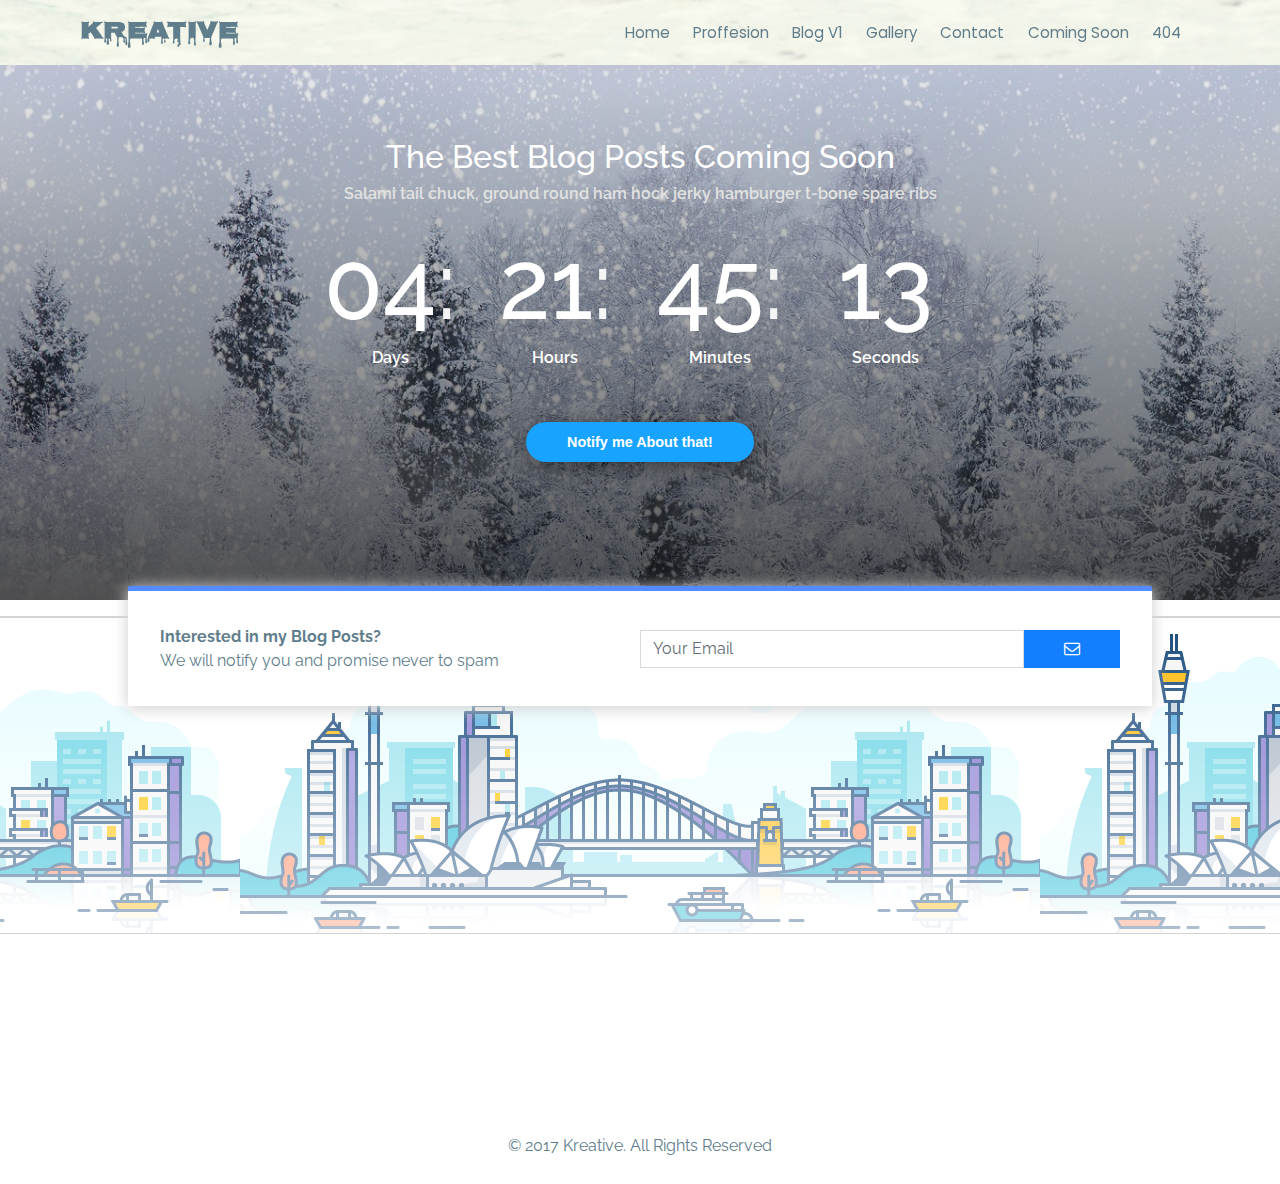
<file: comingsoon.html>
<!DOCTYPE html>
<html lang="en">
<head>

    <!--meta tags-->

    <meta charset="UTF-8">
    <meta name="description" content="Services Listing HTML5 CSS3 template">
    <meta name="keywords" content="HTML,CSS,XML,JavaScript, services, listing">
    <meta name="author" content="Ui-DesignLab">
    <meta name="viewport" content="width=device-width, initial-scale=1.0">

    <!--end meta tags-->

    <title>Kreative</title>

    <!--stylesheets-->

    <link rel="stylesheet" href="3rdparty/bootstrap/bootstrap.min.css">
    <link rel="stylesheet" href="3rdparty/font-awesome-4.7.0/css/font-awesome.min.css">
    <link rel="stylesheet" href="3rdparty/animate.min.css">
    <link rel="stylesheet" href="3rdparty/OwlCarousel2-2.2.1/owl.carousel.min.css">
    <link rel="stylesheet" href="3rdparty/OwlCarousel2-2.2.1/owl.theme.green.min.css">
    <link rel="stylesheet" href="css/app.css">

    <!--end stylesheets-->

    <!--google fonts-->
    <link href="https://fonts.googleapis.com/css?family=Cairo|Nosifer|Poppins" rel="stylesheet">
    <link href="https://fonts.googleapis.com/css?family=Quicksand:700|Raleway|Tangerine" rel="stylesheet">
    <!--end google fonts-->

</head>
<body>

<!--navigation menu-->

<!--top menu-->
<div class="ui-nav">
    <div class="logo"><a href="index.html"><strong>Kreative</strong></a></div>
    <ul class="list-unstyled menu">
        <li class="list-inline-item"><a href="index.html">Home</a></li>
        <li class="list-inline-item"><a href="profession.html">Proffesion</a></li>
        <li class="list-inline-item"><a href="blog.html">Blog V1</a></li>
        <li class="list-inline-item"><a href="gallery.html">Gallery</a></li>
        <li class="list-inline-item"><a href="contact.html">Contact</a></li>
        <li class="list-inline-item"><a href="comingsoon.html">Coming Soon</a></li>
        <li class="list-inline-item"><a href="404.html">404</a></li>
    </ul>
    <i class="fa fa-bars fa-2x toggle-sidebar"></i>
</div>
<!--end top menu-->

<!--side menu-->
<div class="sidemenu-wrapper" id="side-menu">
    <div class="side-nav">
        <div class="logo"><a href="index.html"><strong>Kreative</strong></a></div>
        <ul class="sidemenu-c list-unstyled">
            <li><a href="index.html">Home</a></li>
            <li><a href="profession.html">Profession</a></li>
            <li><a href="blog.html">Blog V1</a></li>
            <li><a href="blog2.html">Blog V2</a></li>
            <li><a href="contact.html">Contact</a></li>
            <li><a href="comingsoon.html">Coming Soon</a></li>
            <li><a href="404.html">404 Page</a></li>
        </ul>
    </div>
</div>
<!--end side menu-->
<!--end navigation menu-->


<!--coming soon-->
<div class="soon-wrapper">
    <h2 class="animated zoomIn">The Best Blog Posts Coming Soon</h2>
    <p class="animated fadeIn">Salami tail chuck, ground round ham hock jerky hamburger t-bone spare ribs</p>
    <div class="count-box animated zoomIn">
       <div class="box">
           <h1><span class="day">04</span>:</h1>
           <span>Days</span>
       </div>
        <div class="box">
            <h1><span class="hr">21</span>:</h1>
            <span>Hours</span>
        </div>
        <div class="box">
            <h1><span class="min">45</span>:</h1>
            <span>Minutes</span>
        </div>
        <div class="box">
            <h1><span class="sec">13</span></h1>
            <span>Seconds</span>
        </div>
    </div>
    <a href="#" class="btn ui-btn animated fadeIn">Notify me About that!</a>
</div>
<!--end coming soon-->


<!--subscribe-->
<div class="subscribe">
    <div class="sub-box">
        <div>
            <strong>Interested in my Blog Posts?</strong>
            <p>We will notify you and promise never to spam</p>
        </div>
        <form action="#" method="post">
            <div class="form-group">
                <input class="form-control" required type='email' placeholder="Your Email">
                <button type="submit" class="btn"><i class="fa fa-envelope-o"></i></button>
            </div>
        </form>
    </div>
</div>
<!--end subscribe-->

<!--footer section-->
<div class="footer-illustration">
</div>
<div class="footer">
    <div class="footer-heist">
        <div class="row">
            <div class="col-lg-3 col-md-6">
                <div class="footer-c">
                    <strong>Kreative</strong>
                    <p>
                        We are proud of our support and there is a reason for that.
                        We leave
                    </p>
                    <div class="banner-social">
                        <a href="#"><i class="fa fa-twitter"></i></a>
                        <a href="#"><i class="fa fa-facebook-f"></i></a>
                        <a href="#"><i class="fa fa-google-plus"></i></a>
                        <a href="#"><i class="fa fa-linkedin"></i></a>
                    </div>
                </div>
            </div>
            <div class="col-lg-3 col-md-6">
                <div class="footer-c">
                    <strong>About Me</strong>
                    <a href="#">Portfolio</a>
                    <a href="#">Resume</a>
                    <a href="#">Faq</a>
                    <a href="#">Location</a>
                    <a href="#">Career</a>
                </div>
            </div>
            <div class="col-lg-3 col-md-6">
                <div class="footer-c">
                    <strong>Contact</strong>
                    <a href="#"><i class="fa fa-envelope-o"></i> who@example.com</a>
                    <a href="#"><i class="fa fa-mobile-phone"></i> +1 565 56635 8</a>
                    <a href="#"><i class="fa fa-map-marker"></i> New York</a>
                    <a href="#"><i class="fa fa-globe"></i> www.example.com</a>
                </div>
            </div>
            <div class="col-lg-3 col-md-6">
                <div class="footer-c">
                    <strong>Useful Links</strong>
                    <a href="#">Blog</a>
                    <a href="#">Contact</a>
                    <a href="#">Home</a>
                    <a href="#">About</a>
                    <a href="#">Profession</a>
                </div>
            </div>
        </div>
    </div>
    <div class="footer-strip"><span>&copy; 2017 Kreative. All Rights Reserved</span></div>
</div>
<!--end footer section-->

<!--back to top button-->
<div class="back-top">
    <a href="#"><i class="fa fa-angle-up"></i></a>
</div>
<!--end back to top button-->


<script src="3rdparty/jquery-3.2.1.min.js"></script>
<script src="3rdparty/typed.js"></script>
<script src="3rdparty/OwlCarousel2-2.2.1/owl.carousel.min.js"></script>
<script src="js/app.js"></script>

</body>
</html>
</file>
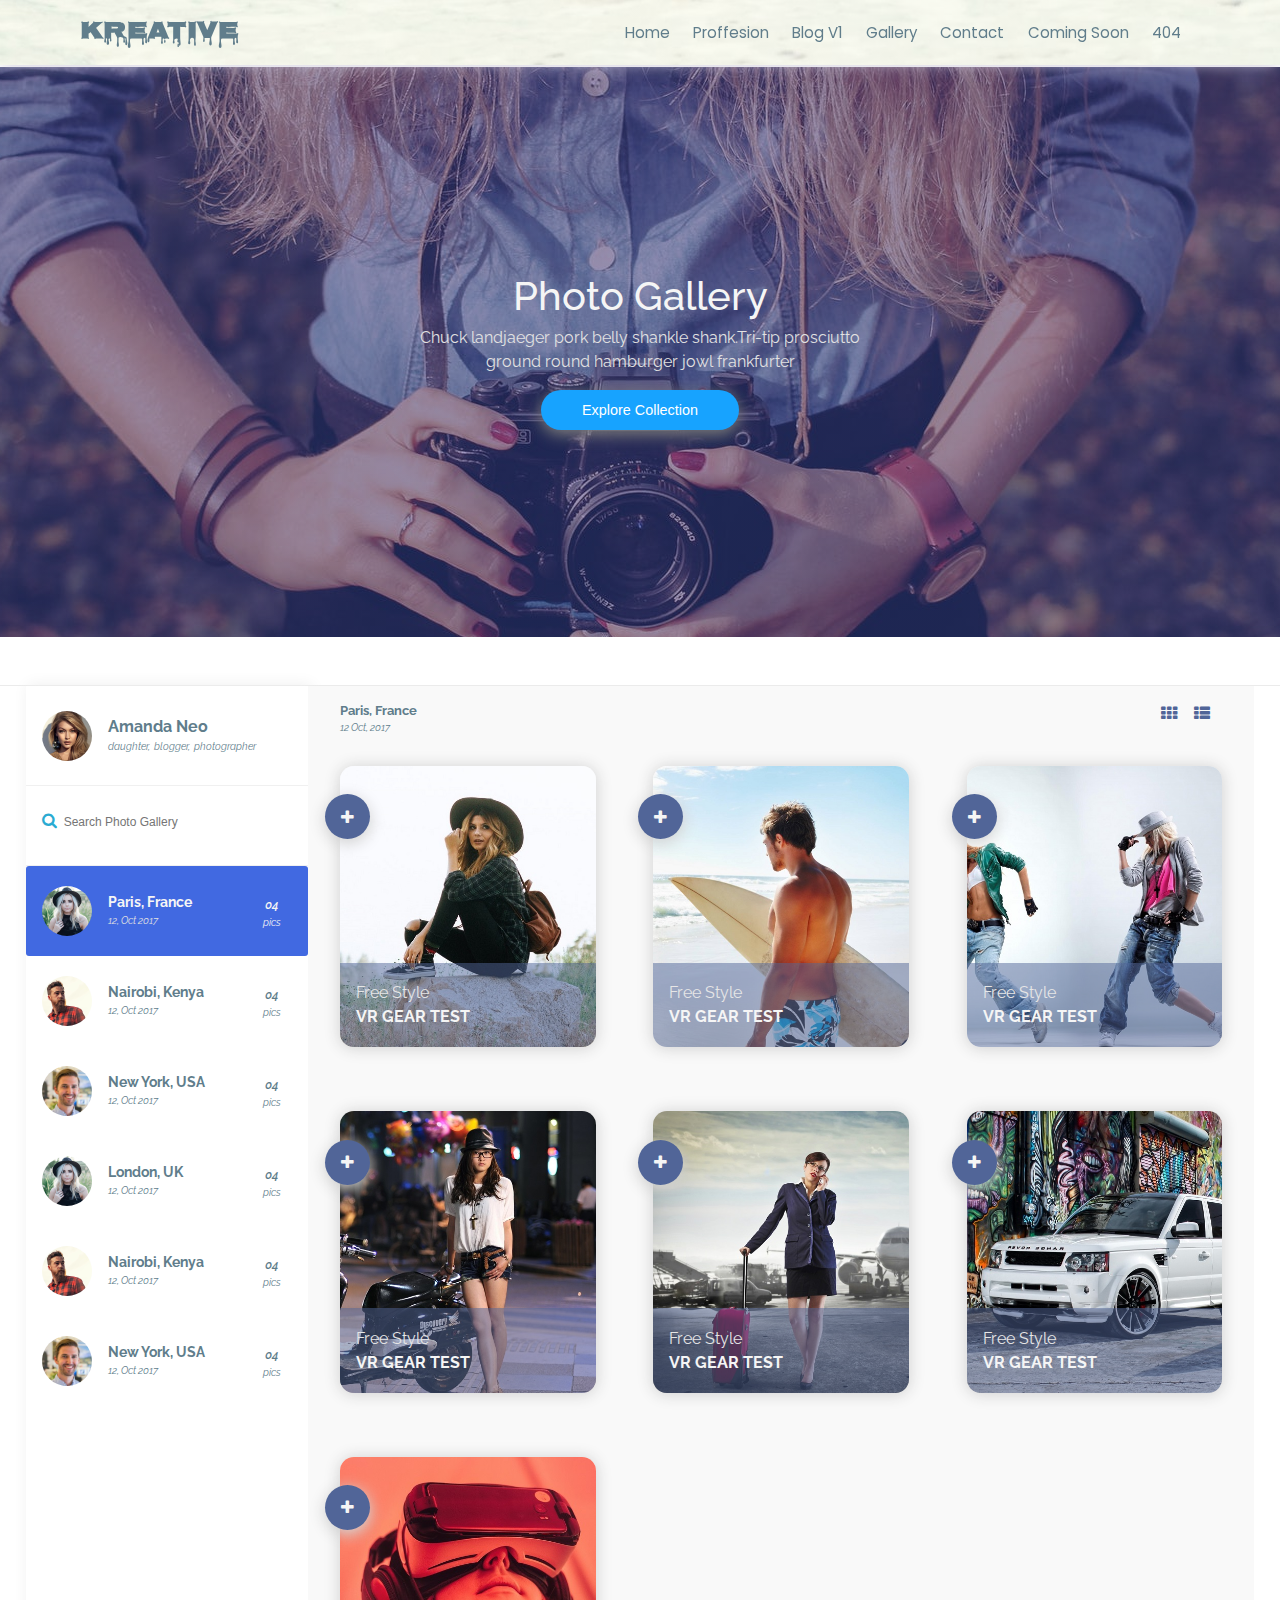
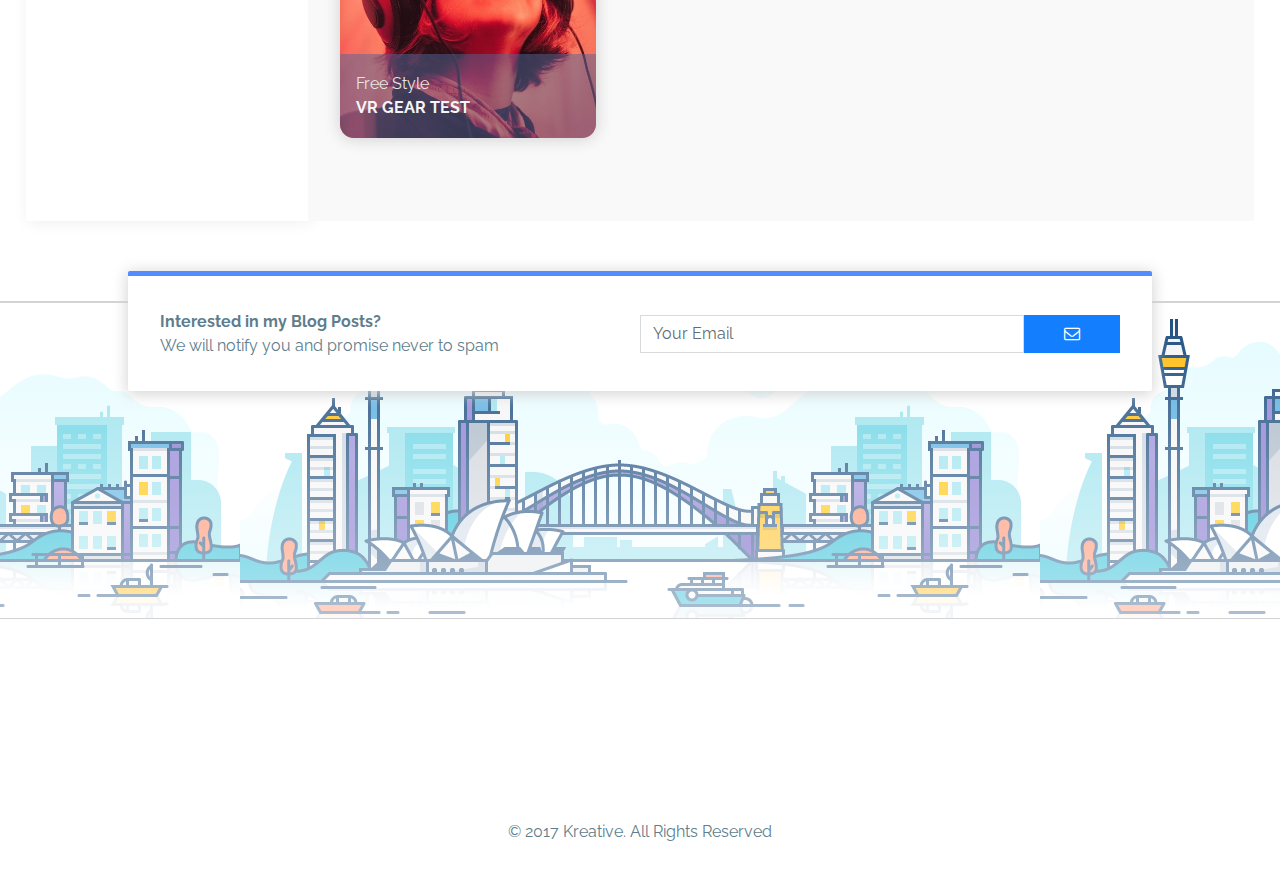
<file: gallery.html>
<!DOCTYPE html>
<html lang="en">
<head>

    <!--meta tags-->

    <meta charset="UTF-8">
    <meta name="description" content="Services Listing HTML5 CSS3 template">
    <meta name="keywords" content="HTML,CSS,XML,JavaScript, services, listing">
    <meta name="author" content="Ui-DesignLab">
    <meta name="viewport" content="width=device-width, initial-scale=1.0">

    <!--end meta tags-->

    <title>Kreative</title>

    <!--stylesheets-->

    <link rel="stylesheet" href="3rdparty/bootstrap/bootstrap.min.css">
    <link rel="stylesheet" href="3rdparty/font-awesome-4.7.0/css/font-awesome.min.css">
    <link rel="stylesheet" href="3rdparty/animate.min.css">
    <link rel="stylesheet" href="3rdparty/OwlCarousel2-2.2.1/owl.carousel.min.css">
    <link rel="stylesheet" href="3rdparty/OwlCarousel2-2.2.1/owl.theme.green.min.css">
    <link rel="stylesheet" href="css/app.css">
    <link rel="stylesheet" href="css/gallery.css">

    <!--end stylesheets-->

    <!--google fonts-->
    <link href="https://fonts.googleapis.com/css?family=Cairo|Nosifer|Poppins" rel="stylesheet">
    <link href="https://fonts.googleapis.com/css?family=Quicksand:700|Raleway|Tangerine" rel="stylesheet">
    <!--end google fonts-->

</head>
<body>

<!--navigation menu-->

<!--top menu-->
<div class="ui-nav">
    <div class="logo"><a href="index.html"><strong>Kreative</strong></a></div>
    <ul class="list-unstyled menu">
        <li class="list-inline-item"><a href="index.html">Home</a></li>
        <li class="list-inline-item"><a href="profession.html">Proffesion</a></li>
        <li class="list-inline-item"><a href="blog.html">Blog V1</a></li>
        <li class="list-inline-item"><a href="gallery.html">Gallery</a></li>
        <li class="list-inline-item"><a href="contact.html">Contact</a></li>
        <li class="list-inline-item"><a href="comingsoon.html">Coming Soon</a></li>
        <li class="list-inline-item"><a href="404.html">404</a></li>
    </ul>
    <i class="fa fa-bars fa-2x toggle-sidebar"></i>
</div>
<!--end top menu-->

<!--side menu-->
<div class="sidemenu-wrapper" id="side-menu">
    <div class="side-nav">
        <div class="logo"><a href="index.html"><strong>Kreative</strong></a></div>
        <ul class="sidemenu-c list-unstyled">
            <li><a href="index.html">Home</a></li>
            <li><a href="profession.html">Profession</a></li>
            <li><a href="blog.html">Blog V1</a></li>
            <li><a href="blog2.html">Blog V2</a></li>
            <li><a href="contact.html">Contact</a></li>
            <li><a href="comingsoon.html">Coming Soon</a></li>
            <li><a href="404.html">404 Page</a></li>
        </ul>
    </div>
</div>
<!--end side menu-->
<!--end navigation menu-->


<!--gallery benner-->
<div class="gallery-banner">
    <h1>Photo Gallery</h1>
    <p>
        Chuck landjaeger pork belly shankle shank.Tri-tip prosciutto <br>
        ground round hamburger jowl frankfurter
    </p>
    <a href="#" class="btn ui-btn">Explore Collection</a>
</div>
<!--end gallery benner-->

<!--photo container wrapper-->
<div class="photo-container">
    <div class="categories-aside">
        <div class="gallery-user">
            <div class="user-image"><img src="img/avatar.jpg" alt=""></div>
            <div class="user-name">
                <strong>Amanda Neo</strong>
                <em>daughter,</em> <em>blogger,</em> <em>photographer</em>
            </div>
        </div>
        <div class="search-gallery">
            <form action="#" method="post">
                <label for="search">
                    <input type="search" list="search-data" id="search" placeholder="Search Photo Gallery">
                    <i class="fa fa-search"></i>
                </label>
                <datalist id="search-data">
                    <option value="Miami">Miami</option>
                    <option value="Everest">Everest</option>
                    <option value="Camping">Camping</option>
                    <option value="Surfing">Surfing</option>
                    <option value="Street">Street</option>
                </datalist>
            </form>
        </div>
        <ul class="categories-list list-unstyled">
            <li>
                <a data-collection="paris" href="#" class="current">
                    <span class="category-image"><img src="img/avatar2.jpg" alt=""></span>
                    <span class="category-name">
                        <strong>Paris, France</strong>
                        <em>12, Oct 2017</em>
                    </span>
                    <span class="image-count"><em>04</em><em>pics</em></span>
                </a>
            </li>
            <li>
                <a data-collection="nairobi" href="#">
                    <span class="category-image"><img src="img/user2.jpg" alt=""></span>
                    <span class="category-name">
                        <strong>Nairobi, Kenya</strong>
                        <em>12, Oct 2017</em>
                    </span>
                    <span class="image-count"><em>04</em><em>pics</em></span>
                </a>
            </li>
            <li>
                <a data-collection="paris" href="#">
                    <span class="category-image"><img src="img/user.jpg" alt=""></span>
                    <span class="category-name">
                        <strong>New York, USA</strong>
                        <em>12, Oct 2017</em>
                    </span>
                    <span class="image-count"><em>04</em><em>pics</em></span>
                </a>
            </li>
            <li>
                <a data-collection="nairobi" href="#">
                    <span class="category-image"><img src="img/avatar2.jpg" alt=""></span>
                    <span class="category-name">
                        <strong>London, UK</strong>
                        <em>12, Oct 2017</em>
                    </span>
                    <span class="image-count"><em>04</em><em>pics</em></span>
                </a>
            </li>
            <li>
                <a data-collection="paris" href="#">
                    <span class="category-image"><img src="img/user2.jpg" alt=""></span>
                    <span class="category-name">
                        <strong>Nairobi, Kenya</strong>
                        <em>12, Oct 2017</em>
                    </span>
                    <span class="image-count"><em>04</em><em>pics</em></span>
                </a>
            </li>
            <li>
                <a data-collection="nairobi" href="#">
                    <span class="category-image"><img src="img/user.jpg" alt=""></span>
                    <span class="category-name">
                        <strong>New York, USA</strong>
                        <em>12, Oct 2017</em>
                    </span>
                    <span class="image-count"><em>04</em><em>pics</em></span>
                </a>
            </li>
        </ul>
    </div>
    <div class="photo-wrapper">
        <div id="paris" class="current animated pics-collection">
            <div class="top-strip">
                <span>
                    <strong>Paris, France</strong>
                <em>12 Oct, 2017</em>
                </span>
                <span>
                    <i class="fa fa-th"></i>
                    <i class="fa fa-th-list"></i>
                </span>
            </div>
            <div class="photos">
                <div class="photo">
                    <img src="img/photo2.jpg" alt="">
                    <a href="#" class="photo-btn"><i class="fa fa-plus"></i></a>
                    <div class="photo-info">
                        <em>Free Style</em>
                        <strong>Vr Gear Test</strong>
                    </div>
                </div>
                <div class="photo">
                    <img src="img/photo3.jpg" alt="">
                    <a href="#" class="photo-btn"><i class="fa fa-plus"></i></a>
                    <div class="photo-info">
                        <em>Free Style</em>
                        <strong>Vr Gear Test</strong>
                    </div>
                </div>
                <div class="photo">
                    <img src="img/photo4.jpg" alt="">
                    <a href="#" class="photo-btn"><i class="fa fa-plus"></i></a>
                    <div class="photo-info">
                        <em>Free Style</em>
                        <strong>Vr Gear Test</strong>
                    </div>
                </div>
                <div class="photo">
                    <img src="img/photo5.jpg" alt="">
                    <a href="#" class="photo-btn"><i class="fa fa-plus"></i></a>
                    <div class="photo-info">
                        <em>Free Style</em>
                        <strong>Vr Gear Test</strong>
                    </div>
                </div>
                <div class="photo">
                    <img src="img/photo6.jpg" alt="">
                    <a href="#" class="photo-btn"><i class="fa fa-plus"></i></a>
                    <div class="photo-info">
                        <em>Free Style</em>
                        <strong>Vr Gear Test</strong>
                    </div>
                </div>
                <div class="photo">
                    <img src="img/photo7.jpg" alt="">
                    <a href="#" class="photo-btn"><i class="fa fa-plus"></i></a>
                    <div class="photo-info">
                        <em>Free Style</em>
                        <strong>Vr Gear Test</strong>
                    </div>
                </div>
                <div class="photo">
                    <img src="img/photo.jpg" alt="">
                    <a href="#" class="photo-btn"><i class="fa fa-plus"></i></a>
                    <div class="photo-info">
                        <em>Free Style</em>
                        <strong>Vr Gear Test</strong>
                    </div>
                </div>
            </div>
        </div>
        <div id="nairobi" class="pics-collection animated">
            <div class="top-strip">
                <span>
                    <strong>Nairobi, Kenya</strong>
                <em>29 Jan, 2017</em>
                </span>
                <span>
                    <i class="fa fa-th"></i>
                    <i class="fa fa-th-list"></i>
                </span>
            </div>
            <div class="photos">
                <div class="photo">
                    <img src="img/photo7.jpg" alt="">
                    <a href="#" class="photo-btn"><i class="fa fa-plus"></i></a>
                    <div class="photo-info">
                        <em>Free Style</em>
                        <strong>Vr Gear Test</strong>
                    </div>
                </div>
                <div class="photo">
                    <img src="img/photo.jpg" alt="">
                    <a href="#" class="photo-btn"><i class="fa fa-plus"></i></a>
                    <div class="photo-info">
                        <em>Free Style</em>
                        <strong>Vr Gear Test</strong>
                    </div>
                </div>
                <div class="photo">
                    <img src="img/photo2.jpg" alt="">
                    <a href="#" class="photo-btn"><i class="fa fa-plus"></i></a>
                    <div class="photo-info">
                        <em>Free Style</em>
                        <strong>Vr Gear Test</strong>
                    </div>
                </div>
                <div class="photo">
                    <img src="img/photo3.jpg" alt="">
                    <a href="#" class="photo-btn"><i class="fa fa-plus"></i></a>
                    <div class="photo-info">
                        <em>Free Style</em>
                        <strong>Vr Gear Test</strong>
                    </div>
                </div>
                <div class="photo">
                    <img src="img/photo4.jpg" alt="">
                    <a href="#" class="photo-btn"><i class="fa fa-plus"></i></a>
                    <div class="photo-info">
                        <em>Free Style</em>
                        <strong>Vr Gear Test</strong>
                    </div>
                </div>
                <div class="photo">
                    <img src="img/photo5.jpg" alt="">
                    <a href="#" class="photo-btn"><i class="fa fa-plus"></i></a>
                    <div class="photo-info">
                        <em>Free Style</em>
                        <strong>Vr Gear Test</strong>
                    </div>
                </div>
                <div class="photo">
                    <img src="img/photo6.jpg" alt="">
                    <a href="#" class="photo-btn"><i class="fa fa-plus"></i></a>
                    <div class="photo-info">
                        <em>Free Style</em>
                        <strong>Vr Gear Test</strong>
                    </div>
                </div>
            </div>
        </div>
    </div>

    <!--photo detail-->
    <div class="photo-detail" id="photo-detail">
        <div class="detail-container">
            <div class="photo-full">
                <img src="img/full1.jpg" alt="">
            </div>
            <div class="description">
                <h4>Range SuperShot</h4>
                <p>
                    Chuck landjaeger pork belly
                    shankle shank.Tri-tip prosciutto
                    ground round hamburger jowl frankfurter
                </p>
                <div class="share-pic">
                    <i class="fa fa-facebook-f"></i>
                    <i class="fa fa-twitter"></i>
                    <i class="fa fa-instagram"></i>
                    <i class="fa fa-share-alt"></i>
                    <i class="fa fa-heart-o"></i>
                </div>
                <div class="next-prev">
                    <a href="#"><i class="fa fa-angle-left"></i></a>
                    <a href="#"><i class="fa fa-angle-right"></i></a>
                </div>
                <a href="#" class="cancel">Cancel</a>
            </div>
        </div>
    </div>
    <!--end photo detail-->

</div>
<!--end photo container wrapper-->

<!--subscribe-->
<div class="subscribe">
    <div class="sub-box">
        <div>
            <strong>Interested in my Blog Posts?</strong>
            <p>We will notify you and promise never to spam</p>
        </div>
        <form action="#" method="post">
            <div class="form-group">
                <input class="form-control" required type='email' placeholder="Your Email">
                <button type="submit" class="btn"><i class="fa fa-envelope-o"></i></button>
            </div>
        </form>
    </div>
</div>
<!--end subscribe-->

<!--footer section-->
<div class="footer-illustration">
</div>
<div class="footer">
    <div class="footer-heist">
        <div class="row">
            <div class="col-lg-3 col-md-6">
                <div class="footer-c">
                    <strong>Kreative</strong>
                    <p>
                        We are proud of our support and there is a reason for that.
                        We leave
                    </p>
                    <div class="banner-social">
                        <a href="#"><i class="fa fa-twitter"></i></a>
                        <a href="#"><i class="fa fa-facebook-f"></i></a>
                        <a href="#"><i class="fa fa-google-plus"></i></a>
                        <a href="#"><i class="fa fa-linkedin"></i></a>
                    </div>
                </div>
            </div>
            <div class="col-lg-3 col-md-6">
                <div class="footer-c">
                    <strong>About Me</strong>
                    <a href="#">Portfolio</a>
                    <a href="#">Resume</a>
                    <a href="#">Faq</a>
                    <a href="#">Location</a>
                    <a href="#">Career</a>
                </div>
            </div>
            <div class="col-lg-3 col-md-6">
                <div class="footer-c">
                    <strong>Contact</strong>
                    <a href="#"><i class="fa fa-envelope-o"></i> who@example.com</a>
                    <a href="#"><i class="fa fa-mobile-phone"></i> +1 565 56635 8</a>
                    <a href="#"><i class="fa fa-map-marker"></i> New York</a>
                    <a href="#"><i class="fa fa-globe"></i> www.example.com</a>
                </div>
            </div>
            <div class="col-lg-3 col-md-6">
                <div class="footer-c">
                    <strong>Useful Links</strong>
                    <a href="#">Blog</a>
                    <a href="#">Contact</a>
                    <a href="#">Home</a>
                    <a href="#">About</a>
                    <a href="#">Profession</a>
                </div>
            </div>
        </div>
    </div>
    <div class="footer-strip"><span>&copy; 2017 Kreative. All Rights Reserved</span></div>
</div>
<!--end footer section-->


<!--back to top button-->
<div class="back-top">
    <a href="#"><i class="fa fa-angle-up"></i></a>
</div>
<!--end back to top button-->


<script src="3rdparty/jquery-3.2.1.min.js"></script>
<script src="3rdparty/typed.js"></script>
<script src="3rdparty/OwlCarousel2-2.2.1/owl.carousel.min.js"></script>
<script src="js/app.js"></script>

</body>
</file>
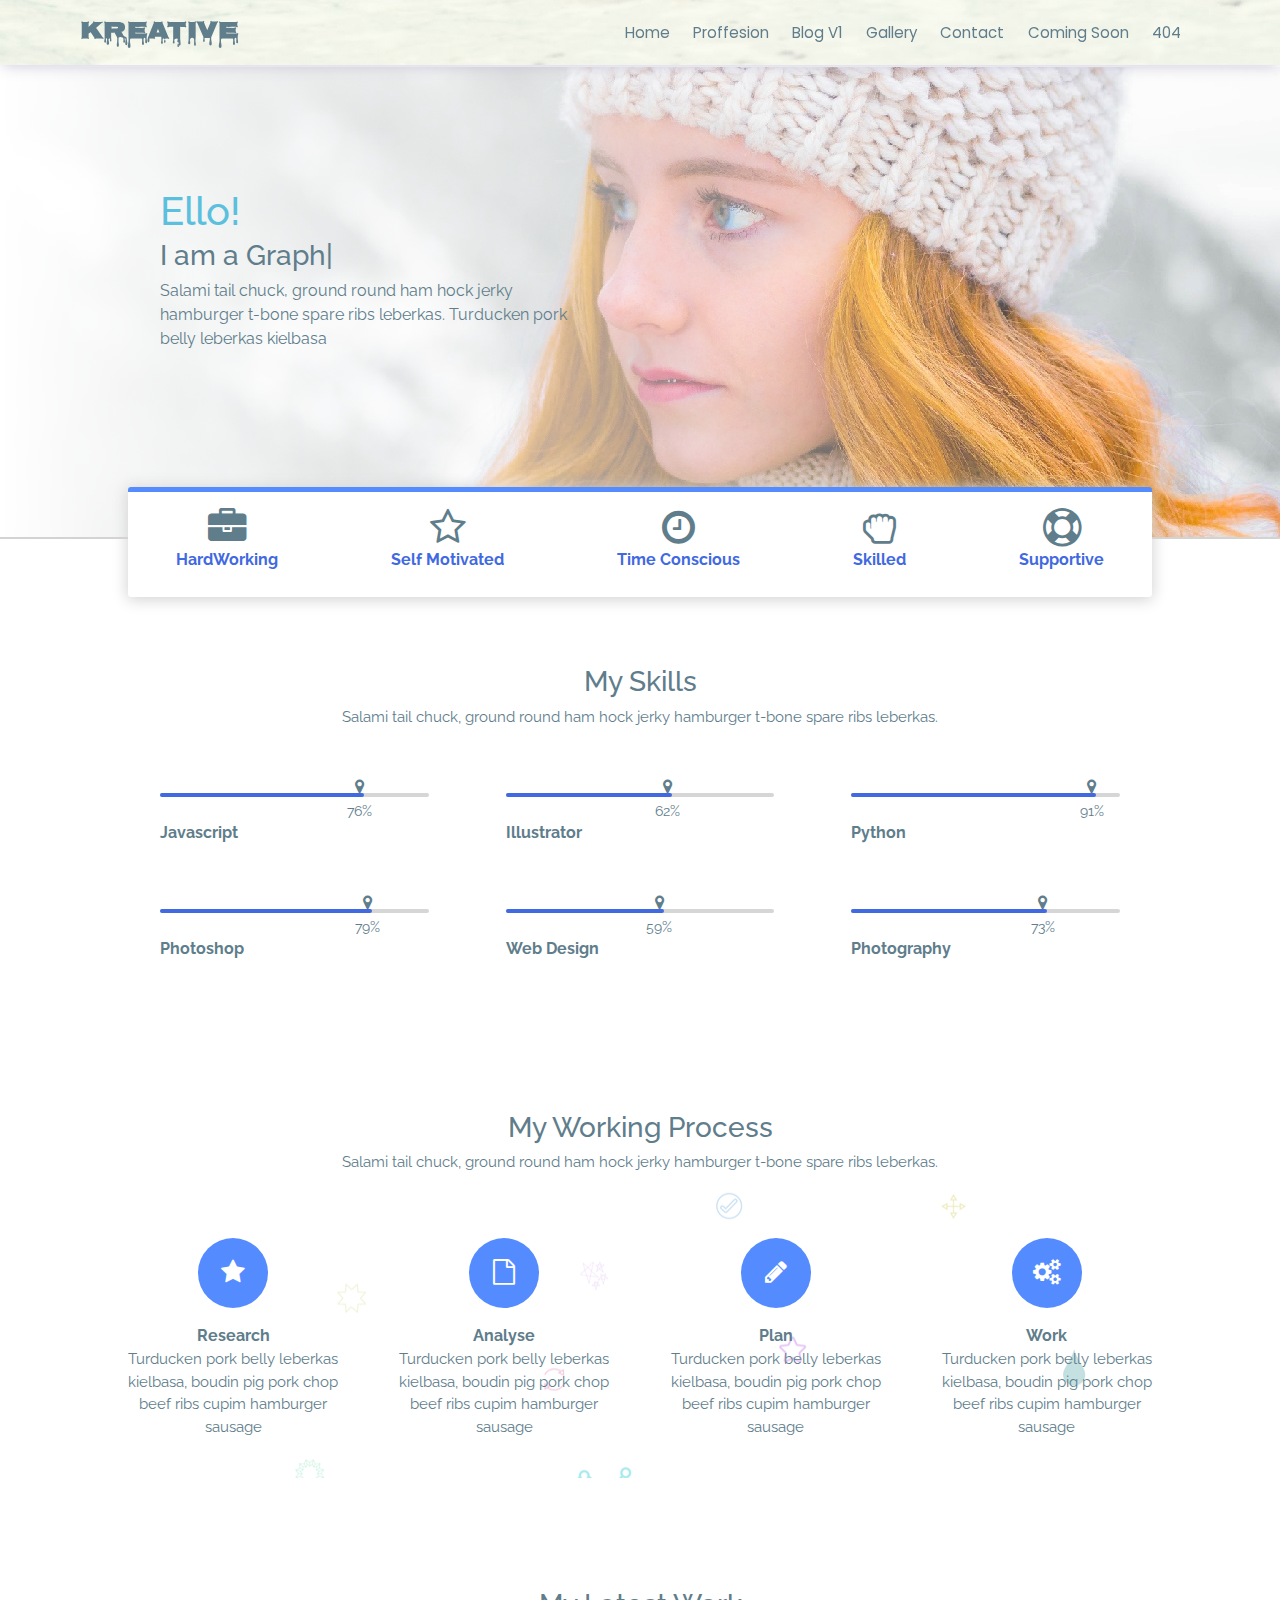
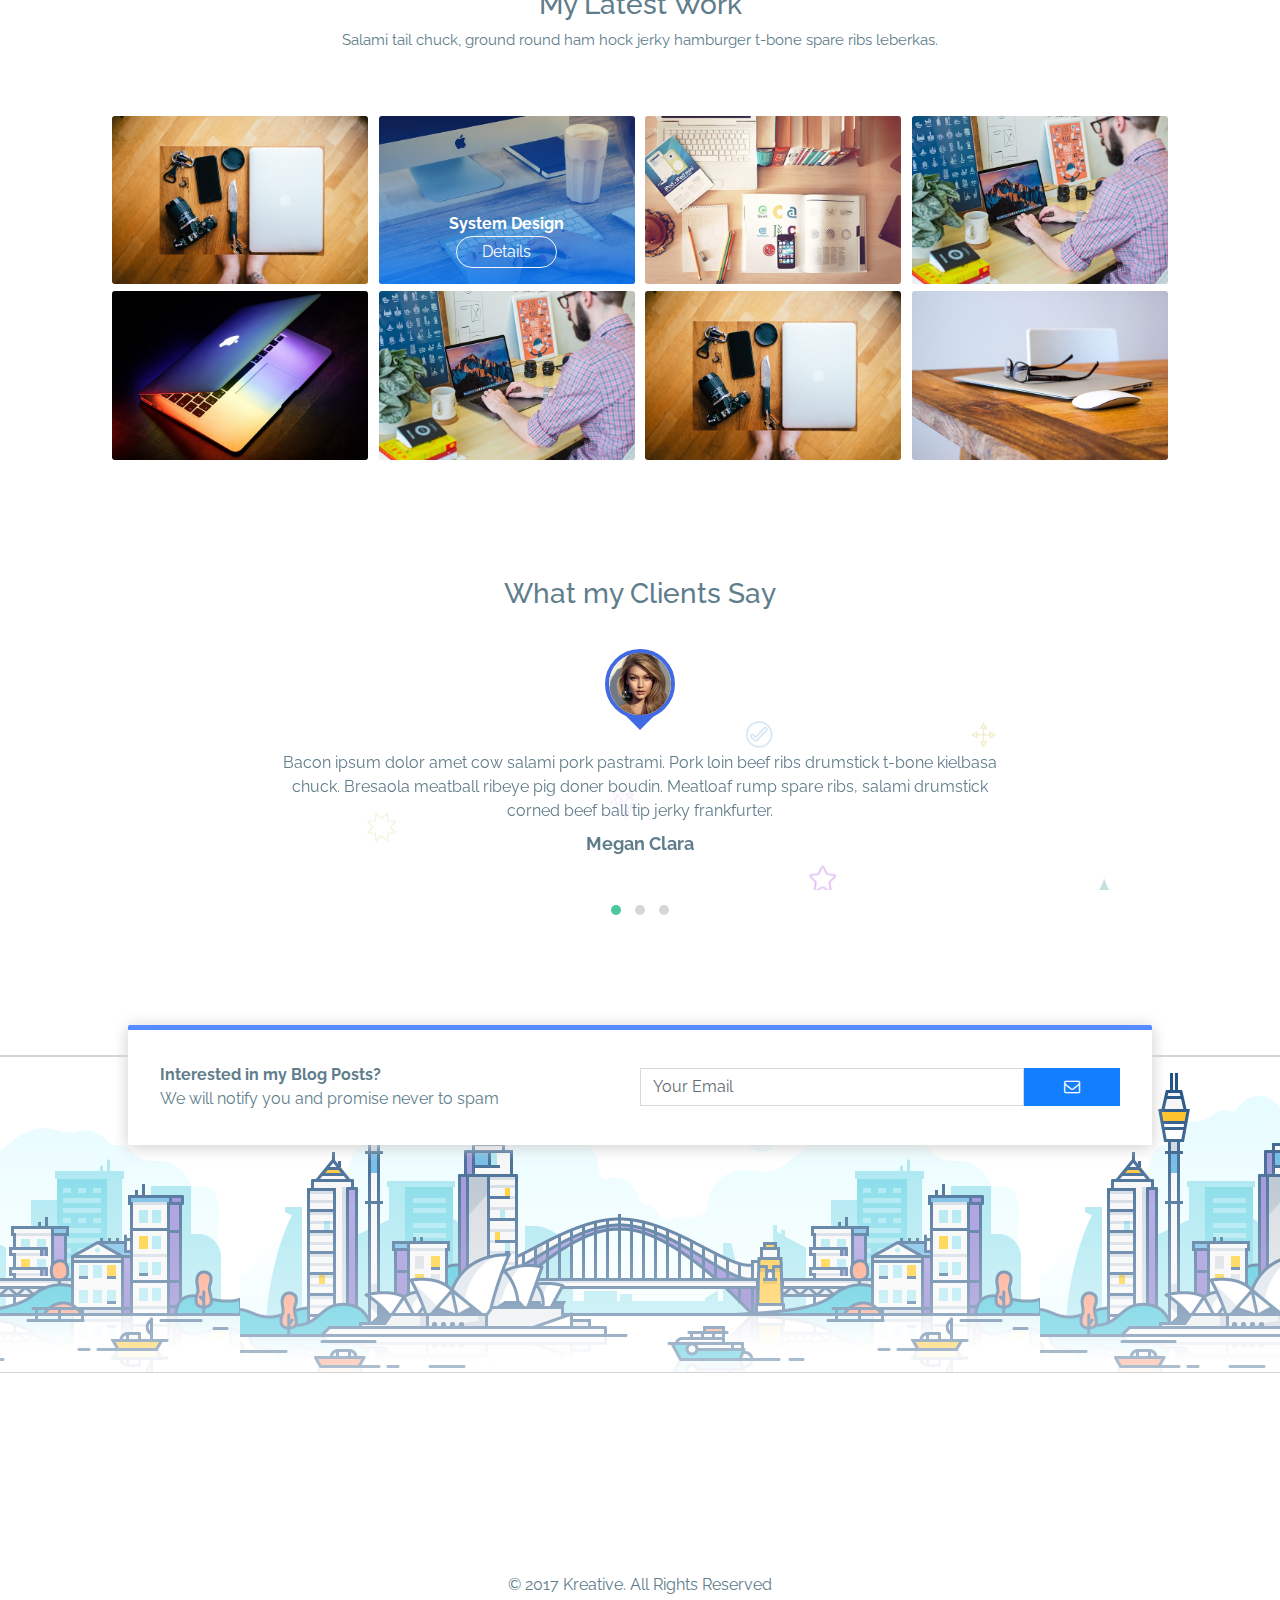
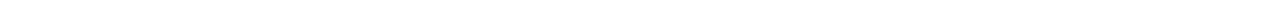
<file: profession.html>
<!DOCTYPE html>
<html lang="en">
<head>

    <!--meta tags-->

    <meta charset="UTF-8">
    <meta name="description" content="Services Listing HTML5 CSS3 template">
    <meta name="keywords" content="HTML,CSS,XML,JavaScript, services, listing">
    <meta name="author" content="Ui-DesignLab">
    <meta name="viewport" content="width=device-width, initial-scale=1.0">

    <!--end meta tags-->

    <title>Kreative</title>

    <!--stylesheets-->

    <link rel="stylesheet" href="3rdparty/bootstrap/bootstrap.min.css">
    <link rel="stylesheet" href="3rdparty/font-awesome-4.7.0/css/font-awesome.min.css">
    <link rel="stylesheet" href="3rdparty/animate.min.css">
    <link rel="stylesheet" href="3rdparty/OwlCarousel2-2.2.1/owl.carousel.min.css">
    <link rel="stylesheet" href="3rdparty/OwlCarousel2-2.2.1/owl.theme.green.min.css">
    <link rel="stylesheet" href="css/app.css">

    <!--end stylesheets-->

    <!--google fonts-->
    <link href="https://fonts.googleapis.com/css?family=Cairo|Nosifer|Poppins" rel="stylesheet">
    <link href="https://fonts.googleapis.com/css?family=Quicksand:700|Raleway|Tangerine" rel="stylesheet">
    <!--end google fonts-->

</head>
<body>

<!--navigation menu-->

<!--top menu-->
<div class="ui-nav">
    <div class="logo"><a href="index.html"><strong>Kreative</strong></a></div>
    <ul class="list-unstyled menu">
        <li class="list-inline-item"><a href="index.html">Home</a></li>
        <li class="list-inline-item"><a href="profession.html">Proffesion</a></li>
        <li class="list-inline-item"><a href="blog.html">Blog V1</a></li>
        <li class="list-inline-item"><a href="gallery.html">Gallery</a></li>
        <li class="list-inline-item"><a href="contact.html">Contact</a></li>
        <li class="list-inline-item"><a href="comingsoon.html">Coming Soon</a></li>
        <li class="list-inline-item"><a href="404.html">404</a></li>
    </ul>
    <i class="fa fa-bars fa-2x toggle-sidebar"></i>
</div>
<!--end top menu-->

<!--side menu-->
<div class="sidemenu-wrapper" id="side-menu">
    <div class="side-nav">
        <div class="logo"><a href="index.html"><strong>Kreative</strong></a></div>
        <ul class="sidemenu-c list-unstyled">
            <li><a href="index.html">Home</a></li>
            <li><a href="profession.html">Profession</a></li>
            <li><a href="blog.html">Blog V1</a></li>
            <li><a href="blog2.html">Blog V2</a></li>
            <li><a href="contact.html">Contact</a></li>
            <li><a href="comingsoon.html">Coming Soon</a></li>
            <li><a href="404.html">404 Page</a></li>
        </ul>
    </div>
</div>
<!--end side menu-->
<!--end navigation menu-->

<!--profession banner-->
<div class="profession-banner">
    <div>
        <h1 class="text-info animated zoomIn">Ello!</h1>
        <h3 class="animated fadeIn">I am a <span class="typedd2">Designer</span></h3>
        <p class="animated fadeInRight">
            Salami tail chuck, ground round ham hock jerky <br>
            hamburger t-bone spare ribs leberkas. Turducken pork <br>
            belly leberkas kielbasa
        </p>
    </div>
</div>
<!--end profession banner-->

<!--my traits-->
<div class="my-traits">
    <div class="traits">
        <div><i class="fa fa-briefcase"></i><strong>HardWorking</strong></div>
        <div><i class="fa fa-star-o"></i><strong>Self Motivated</strong></div>
        <div><i class="fa fa-clock-o"></i><strong>Time Conscious</strong></div>
        <div><i class="fa fa-hand-grab-o"></i><strong>Skilled</strong></div>
        <div class="hidden-md-down"><i class="fa fa-support"></i><strong>Supportive</strong></div>
    </div>
</div>
<!--end my traits-->

<div class="padder">

    <!--my skills-->
    <div class="my-skills">
        <h3>My Skills</h3>
        <p>Salami tail chuck, ground round ham hock jerky hamburger t-bone spare ribs leberkas. </p>
        <div class="skills">
            <div class="skill">
                <div class="prog">
                    <span data-length="76%">
                        <i class="fa fa-map-marker"></i>
                        <em></em>
                    </span>
                    <strong>Javascript</strong>
                </div>
            </div>
            <div class="skill">
                <div class="prog">
                    <span data-length="62%">
                        <i class="fa fa-map-marker"></i>
                        <em></em>
                    </span>
                    <strong>Illustrator</strong>
                </div>
            </div>
            <div class="skill">
                <div class="prog">
                    <span data-length="91%">
                        <i class="fa fa-map-marker"></i>
                        <em></em>
                    </span>
                    <strong>Python</strong>
                </div>
            </div>
            <div class="skill">
                <div class="prog">
                    <span data-length="79%">
                        <i class="fa fa-map-marker"></i>
                        <em></em>
                    </span>
                    <strong>Photoshop</strong>
                </div>
            </div>
            <div class="skill">
                <div class="prog">
                    <span data-length="59%">
                        <i class="fa fa-map-marker"></i>
                        <em></em>
                    </span>
                    <strong>Web Design</strong>
                </div>
            </div>
            <div class="skill">
                <div class="prog">
                    <span data-length="73%">
                        <i class="fa fa-map-marker"></i>
                        <em></em>
                    </span>
                    <strong>Photography</strong>
                </div>
            </div>
        </div>
    </div>
    <!--end my skills-->

    <!--working process-->
    <div class="working-process">
        <h3>My Working Process</h3>
        <p>Salami tail chuck, ground round ham hock jerky hamburger t-bone spare ribs leberkas. </p>
        <div class="processes">
            <div class="process">
                <span><i class="fa fa-star"></i></span>
                <strong>Research</strong>
                <p>
                    Turducken pork belly leberkas kielbasa,
                    boudin pig pork chop beef ribs cupim hamburger sausage
                </p>
            </div>
            <div class="process">
                <span><i class="fa fa-file-o"></i></span>
                <strong>Analyse</strong>
                <p>
                    Turducken pork belly leberkas kielbasa,
                    boudin pig pork chop beef ribs cupim hamburger sausage
                </p>
            </div>
            <div class="process">
                <span><i class="fa fa-pencil"></i></span>
                <strong>Plan</strong>
                <p>
                    Turducken pork belly leberkas kielbasa,
                    boudin pig pork chop beef ribs cupim hamburger sausage
                </p>
            </div>
            <div class="process">
                <span><i class="fa fa-cogs"></i></span>
                <strong>Work</strong>
                <p>
                    Turducken pork belly leberkas kielbasa,
                    boudin pig pork chop beef ribs cupim hamburger sausage
                </p>
            </div>
        </div>
    </div>
    <!--end working process-->

    <!--my latest work-->
    <div class="latest-work">
        <h3>My Latest Work</h3>
        <p>Salami tail chuck, ground round ham hock jerky hamburger t-bone spare ribs leberkas. </p>
        <div class="works">
            <div class="work">
                <img src="img/tools.jpg" alt="">
                <div class="work-hover">
                    <strong>Web Design</strong>
                    <a href="#">Details</a>
                </div>
            </div>
            <div class="work">
                <img src="img/station2.jpg" alt="">
                <div class="work-hover">
                    <strong>System Design</strong>
                    <a href="#">Details</a>
                </div>
            </div>
            <div class="work">
                <img src="img/station.jpg" alt="">
                <div class="work-hover">
                    <strong>Web Design</strong>
                    <a href="#">Details</a>
                </div>
            </div>
            <div class="work">
                <img src="img/work.jpg" alt="">
                <div class="work-hover">
                    <strong>Web Design</strong>
                    <a href="#">Details</a>
                </div>
            </div>
            <div class="work">
                <img src="img/macbook.jpg" alt="">
                <div class="work-hover">
                    <strong>Web Design</strong>
                    <a href="#">Details</a>
                </div>
            </div>
            <div class="work">
                <img src="img/work.jpg" alt="">
                <div class="work-hover">
                    <strong>Web Design</strong>
                    <a href="#">Details</a>
                </div>
            </div>
            <div class="work">
                <img src="img/tools.jpg" alt="">
                <div class="work-hover">
                    <strong>Web Design</strong>
                    <a href="#">Details</a>
                </div>
            </div>
            <div class="work">
                <img src="img/macbook2.jpg" alt="">
                <div class="work-hover">
                    <strong>Web Design</strong>
                    <a href="#">Details</a>
                </div>
            </div>

        </div>
    </div>
    <!--end my latest work-->

    <!--testimonials-->
    <div class="testimonials">
        <h3>What my Clients Say</h3>
        <div class="owl-carousel owl-theme">
            <div class="item">
                <div class="test-item">
                    <div class="testimony-img">
                        <img src="img/avatar.jpg" alt="">
                    </div>
                    <p>
                        Bacon ipsum dolor amet cow salami pork pastrami.
                        Pork loin beef ribs drumstick t-bone kielbasa chuck.
                        Bresaola meatball ribeye pig doner boudin.
                        Meatloaf rump spare ribs, salami drumstick
                        corned beef ball tip jerky frankfurter.
                    </p>
                    <strong>Megan Clara</strong>
                </div>
            </div>
            <div class="item">
                <div class="test-item">
                    <div class="testimony-img">
                        <img src="img/user.jpg" alt="">
                    </div>
                    <p>
                        Bacon ipsum dolor amet cow salami pork pastrami.
                        Pork loin beef ribs drumstick t-bone kielbasa chuck.
                        Bresaola meatball ribeye pig doner boudin.
                        Meatloaf rump spare ribs, salami drumstick
                        corned beef ball tip jerky frankfurter.
                    </p>
                    <strong>Vincent Michuki</strong>
                </div>
            </div>
            <div class="item">
                <div class="test-item">
                    <div class="testimony-img">
                        <img src="img/avatar2.jpg" alt="">
                    </div>
                    <p>
                        Bacon ipsum dolor amet cow salami pork pastrami.
                        Pork loin beef ribs drumstick t-bone kielbasa chuck.
                        Bresaola meatball ribeye pig doner boudin.
                        Meatloaf rump spare ribs, salami drumstick
                        corned beef ball tip jerky frankfurter.
                    </p>
                    <strong>Carol Mitcho</strong>
                </div>
            </div>
        </div>
    </div>
    <!--end testimonials-->

</div>

<!--<div style="width: 100%;height: 600px;"></div>-->

<!--subscribe-->
<div class="subscribe">
    <div class="sub-box">
        <div>
            <strong>Interested in my Blog Posts?</strong>
            <p>We will notify you and promise never to spam</p>
        </div>
        <form action="#" method="post">
            <div class="form-group">
                <input class="form-control" required type='email' placeholder="Your Email">
                <button type="submit" class="btn"><i class="fa fa-envelope-o"></i></button>
            </div>
        </form>
    </div>
</div>
<!--end subscribe-->

<!--footer section-->
<div class="footer-illustration">
</div>
<div class="footer">
    <div class="footer-heist">
        <div class="row">
            <div class="col-lg-3 col-md-6">
                <div class="footer-c">
                    <strong>Kreative</strong>
                    <p>
                        We are proud of our support and there is a reason for that.
                        We leave
                    </p>
                    <div class="banner-social">
                        <a href="#"><i class="fa fa-twitter"></i></a>
                        <a href="#"><i class="fa fa-facebook-f"></i></a>
                        <a href="#"><i class="fa fa-google-plus"></i></a>
                        <a href="#"><i class="fa fa-linkedin"></i></a>
                    </div>
                </div>
            </div>
            <div class="col-lg-3 col-md-6">
                <div class="footer-c">
                    <strong>About Me</strong>
                    <a href="#">Portfolio</a>
                    <a href="#">Resume</a>
                    <a href="#">Faq</a>
                    <a href="#">Location</a>
                    <a href="#">Career</a>
                </div>
            </div>
            <div class="col-lg-3 col-md-6">
                <div class="footer-c">
                    <strong>Contact</strong>
                    <a href="#"><i class="fa fa-envelope-o"></i> who@example.com</a>
                    <a href="#"><i class="fa fa-mobile-phone"></i> +1 565 56635 8</a>
                    <a href="#"><i class="fa fa-map-marker"></i> New York</a>
                    <a href="#"><i class="fa fa-globe"></i> www.example.com</a>
                </div>
            </div>
            <div class="col-lg-3 col-md-6">
                <div class="footer-c">
                    <strong>Useful Links</strong>
                    <a href="#">Blog</a>
                    <a href="#">Contact</a>
                    <a href="#">Home</a>
                    <a href="#">About</a>
                    <a href="#">Profession</a>
                </div>
            </div>
        </div>
    </div>
    <div class="footer-strip"><span>&copy; 2017 Kreative. All Rights Reserved</span></div>
</div>
<!--end footer section-->

<!--back to top button-->
<div class="back-top">
    <a href="#"><i class="fa fa-angle-up"></i></a>
</div>
<!--end back to top button-->


<script src="3rdparty/jquery-3.2.1.min.js"></script>
<script src="3rdparty/typed.js"></script>
<script src="3rdparty/OwlCarousel2-2.2.1/owl.carousel.min.js"></script>
<script src="js/app.js"></script>

</body>
</html>
</file>
<file: css/app.css>
/*************************************

Template Name: Prof - Personal Portfolio & Blogging Template
Author: MarcusTrey
Version: 1.0
Design and Developed by: MarcusTrey

NOTE: This is the main stylesheet of the template.

****************************************/
/*
--------------table of contents
*/
/*
--------------end table of contents
*/
body {
  background: white; }

body, h1, h2, h3, h4, h5, h6, input[type="text"], input[type="password"], input[type="email"], textarea, select, input[type="button"], input[type="submit"], button, span, i, strong, p, a {
  font-family: "Raleway","HelveticaNeue","Helvetica Neue",Helvetica,Arial,sans-serif;
  text-transform: none;
  color: #607d8b; }

.ui-btn {
  background: #17a3ff;
  border-radius: 25px;
  color: white;
  text-decoration: none;
  font-family: 'Roboto', sans-serif;
  font-size: 0.9rem;
  padding: 0.62rem 2.5rem;
  box-shadow: 1px 4px 20px -1px rgba(0, 0, 0, 0.54); }

.appear {
  opacity: 1;
  visibility: visible; }

.disappear {
  opacity: 0;
  visibility: hidden;
  transform: scale(0.7); }

.back-top {
  position: fixed;
  right: 0;
  opacity: 0;
  visibility: hidden;
  bottom: 25px;
  margin: 0 25px 0 0;
  z-index: 9999;
  transition: 0.35s;
  transform: scale(0.7); }
  .back-top.appear {
    opacity: 1;
    visibility: visible;
    transform: scale(1); }
  .back-top a {
    text-decoration: none;
    border: 0 none;
    display: flex;
    justify-content: center;
    align-items: center;
    width: 46px;
    height: 46px;
    opacity: 1;
    transition: all 0.3s;
    border-radius: 50%;
    text-align: center;
    font-size: 26px;
    color: whitesmoke;
    background: linear-gradient(to right, #b702ff, #7305ff); }

.ui-nav {
  position: fixed;
  top: 0;
  left: 0;
  width: 100%;
  height: 65px;
  background: linear-gradient(to right, rgba(255, 255, 255, 0.48), rgba(255, 255, 255, 0.48)), url("../img/strip.jpg");
  box-shadow: 0 1px 15px -2px #c3bed3;
  display: flex;
  justify-content: space-between;
  align-items: center;
  padding: 0 5rem;
  z-index: 2000;
  transition: top 300ms, opacity 400ms, visibility 400ms; }
  .ui-nav .logo a {
    text-decoration: none; }
    .ui-nav .logo a strong {
      text-transform: uppercase;
      font-size: 1.5rem;
      font-family: 'Nosifer', cursive; }
  .ui-nav .menu {
    margin: 0; }
    .ui-nav .menu li {
      margin-right: 1.2rem; }
      .ui-nav .menu li a {
        text-decoration: none;
        text-transform: capitalize;
        font-size: 0.94rem;
        font-family: 'Poppins', sans-serif; }
  .ui-nav .toggle-sidebar {
    display: none;
    cursor: pointer;
    color: #1883ff;
    transition: color 500ms; }
    .ui-nav .toggle-sidebar:hover {
      color: #607d8b; }
  @media (max-width: 55rem) {
    .ui-nav .toggle-sidebar {
      display: inline-block; }
    .ui-nav .menu {
      display: none; } }
  .ui-nav.remove {
    opacity: 0;
    top: -35px;
    visibility: hidden; }
  @media (max-width: 31.25rem) {
    .ui-nav {
      padding: 0 1rem; } }

.logo a {
  text-decoration: none; }
  .logo a strong {
    text-transform: uppercase;
    font-size: 1.5rem;
    font-family: 'Nosifer', cursive; }

.sidemenu-wrapper {
  position: fixed;
  top: 0;
  left: 0;
  z-index: 2100;
  width: 100%;
  height: 100%;
  background: rgba(0, 0, 0, 0.3);
  opacity: 0;
  visibility: hidden;
  transition: all 500ms; }
  .sidemenu-wrapper .side-nav {
    position: absolute;
    top: 0;
    left: -225px;
    width: 220px;
    height: 100%;
    background: white;
    transition: left 250ms; }
    .sidemenu-wrapper .side-nav .logo {
      height: 67px;
      border-bottom: 1px solid #ebebeb;
      display: flex;
      justify-content: center;
      align-items: center;
      background: whitesmoke; }
    .sidemenu-wrapper .side-nav .sidemenu-c {
      margin: 0;
      padding: 2rem 0; }
      .sidemenu-wrapper .side-nav .sidemenu-c li a {
        display: block;
        text-decoration: none;
        padding: 12px 1.5rem;
        border-bottom: 1px solid #eeeeee;
        transition: background 400ms; }
        .sidemenu-wrapper .side-nav .sidemenu-c li a:hover {
          background: whitesmoke; }
  .sidemenu-wrapper.hideout {
    visibility: visible;
    opacity: 1; }
    .sidemenu-wrapper.hideout .side-nav {
      left: 0; }

.ui-pagination {
  width: 100%;
  display: flex;
  justify-content: flex-end;
  padding-right: 2rem; }
  .ui-pagination a {
    text-decoration: none;
    width: 39px;
    height: 39px;
    border-radius: 50%;
    display: flex;
    justify-content: center;
    align-items: center;
    margin-right: 0.5rem;
    border: 1px solid #ececec;
    transition: all 500ms; }
    .ui-pagination a:hover {
      background: royalblue;
      color: white;
      border-color: royalblue; }
      .ui-pagination a:hover i {
        color: white; }

.padder {
  width: 100%;
  padding: 2rem 7rem; }
  @media (max-width: 51.875rem) {
    .padder {
      padding: 2rem; } }

.ui-title {
  text-align: center; }
  .ui-title strong {
    display: inline-block;
    text-align: center;
    position: relative;
    color: #252554;
    font-family: 'Cairo', sans-serif;
    font-weight: 100; }
    .ui-title strong span {
      position: absolute;
      left: 0;
      bottom: -20px;
      width: 100%; }
      .ui-title strong span i {
        font-size: 0.8rem;
        color: #1883ff; }
        .ui-title strong span i:nth-child(2) {
          color: #ff6600; }

.footer-illustration {
  width: 100%;
  height: 300px;
  background: linear-gradient(to bottom, transparent, rgba(255, 255, 255, 0.64)), url("../img/footer-illustration.png") center bottom;
  border-bottom: 1px solid lightgrey; }

.footer {
  width: 100%;
  position: relative; }
  .footer .footer-heist {
    width: 90%;
    margin: 0 auto;
    min-height: 250px;
    background: white;
    box-shadow: 0 0 15px 1px lightgrey;
    padding: 2.5rem;
    opacity: 0;
    transition: all 700ms ease-in-out; }
    .footer .footer-heist .footer-c strong {
      display: block;
      text-transform: uppercase;
      color: #110f1a;
      font-size: 0.9rem;
      font-weight: 800;
      margin-bottom: 1rem; }
    .footer .footer-heist .footer-c p {
      font-size: 0.9rem; }
    .footer .footer-heist .footer-c > a {
      display: block;
      font-size: 0.94rem; }
    .footer .footer-heist .footer-c .banner-social a {
      box-shadow: 0 0 10px 1px lightgrey; }
    @media (max-width: 61.25rem) {
      .footer .footer-heist .footer-c {
        display: flex;
        align-items: center;
        flex-direction: column;
        margin-bottom: 2rem; }
        .footer .footer-heist .footer-c p {
          text-align: center; } }
    .footer .footer-heist.hideout {
      opacity: 1;
      transform: translateY(-80px); }
  .footer .footer-strip {
    width: 100%;
    position: absolute;
    bottom: 1.6rem;
    left: 0;
    text-align: center; }

.appear {
  opacity: 1;
  visibility: visible; }

.disappear {
  opacity: 0;
  visibility: hidden;
  transform: scale(0.7); }

.back-top {
  position: fixed;
  right: 0;
  bottom: 25px;
  margin: 0 25px 0 0;
  z-index: 9999;
  transition: 0.35s;
  transform: scale(0.7); }

.back-top.appear {
  opacity: 1;
  visibility: visible;
  transform: scale(1); }

.back-top a {
  text-decoration: none;
  border: 0 none;
  display: flex;
  justify-content: center;
  align-items: center;
  width: 46px;
  height: 46px;
  opacity: 1;
  transition: all 0.3s;
  border-radius: 50%;
  text-align: center;
  font-size: 26px;
  color: whitesmoke;
  background: linear-gradient(to right, #17a3ff, #7305ff); }

.back-top a i {
  color: whitesmoke; }

.banner-one {
  width: 100%;
  min-height: 570px;
  margin-top: 67px;
  background: linear-gradient(to right, #17a5ff, transparent), url("../img/banner.jpg") center 30%;
  padding: 0 10rem;
  display: flex;
  align-items: center; }
  .banner-one div {
    width: 100%; }
    .banner-one div h1 {
      color: white;
      text-transform: uppercase; }
      .banner-one div h1 span {
        color: inherit;
        text-transform: inherit; }
      @media (max-width: 28.125rem) {
        .banner-one div h1 {
          font-size: 2.0rem; } }
    .banner-one div p {
      color: whitesmoke; }
    .banner-one div .ui-btn {
      text-transform: uppercase;
      margin-top: 1rem;
      background: transparent;
      border: 1px solid #17a3ff; }
  @media (max-width: 47.5rem) {
    .banner-one {
      padding: 0 3rem; } }

.banner-social {
  display: flex;
  margin: 1rem 0; }
  .banner-social a {
    text-decoration: none;
    width: 40px;
    height: 40px;
    margin-right: 0.5rem;
    border-radius: 50%;
    background: white;
    display: flex;
    justify-content: center;
    align-items: center; }

.about-me {
  padding: 3rem 0; }
  .about-me h1 {
    text-align: center; }
  .about-me p {
    text-align: center;
    width: 70%;
    margin: 2rem auto; }
    .about-me p a {
      display: inline-block;
      text-decoration: none;
      padding: 3px 0.6rem;
      border-top: 1px solid #0093d3;
      border-bottom: 1px solid #0093d3;
      border-left: 1px solid transparent;
      border-right: 1px solid transparent;
      margin-top: 1rem;
      transition: all 500ms ease-in-out; }
      .about-me p a:hover {
        color: #2779d2;
        border-color: #0093d3; }
    @media (max-width: 47.5rem) {
      .about-me p {
        width: 96%; } }

.me {
  width: 100%;
  display: flex;
  margin: 4rem 0; }
  .me .me-content {
    flex-basis: 30%;
    display: flex;
    flex-direction: column;
    align-items: center; }
    .me .me-content .me-content-c {
      padding: 1rem;
      margin-bottom: 2rem; }
      .me .me-content .me-content-c i {
        transition: color 400ms; }
      .me .me-content .me-content-c span {
        display: inline-block;
        font-weight: bold;
        margin-bottom: 0.8rem;
        position: relative; }
        .me .me-content .me-content-c span:before {
          content: '';
          position: absolute;
          bottom: -5px;
          left: 10%;
          width: 0;
          height: 1px;
          background: #ff008f;
          transition: width 400ms; }
      .me .me-content .me-content-c p {
        font-size: 0.9rem; }
      .me .me-content .me-content-c:hover span:before {
        width: 80%; }
      .me .me-content .me-content-c:hover i {
        color: #0090ff; }
    .me .me-content:first-child .me-content-c {
      text-align: right; }
      .me .me-content:first-child .me-content-c p {
        text-align: right;
        font-size: 0.9rem; }
  .me .me-image {
    flex-basis: 40%;
    background: linear-gradient(to right, white, transparent, white), url("../img/me2.jpg") center top; }
  @media (max-width: 40.3125rem) {
    .me {
      flex-wrap: wrap; }
      .me .me-content {
        flex-basis: 100%;
        flex-direction: row; }
        .me .me-content .me-content-c {
          flex-basis: 50%;
          text-align: center; }
          .me .me-content .me-content-c p {
            text-align: center; }
        .me .me-content:first-child .me-content-c {
          text-align: center; }
          .me .me-content:first-child .me-content-c p {
            text-align: center;
            font-size: 0.9rem; } }
  @media (max-width: 29.6875rem) {
    .me .me-content {
      flex-wrap: wrap; }
      .me .me-content .me-content-c {
        flex-basis: 100%; } }

.from-blog {
  margin: 5rem 0; }
  .from-blog > div {
    padding: 6rem 0 3rem 0;
    display: flex;
    justify-content: space-between; }
    .from-blog > div .post-copy {
      flex-basis: 23%;
      position: relative; }
      .from-blog > div .post-copy img {
        width: 100%;
        border-radius: 3px; }
      .from-blog > div .post-copy .pcopy-hover {
        position: absolute;
        top: 0;
        left: 0;
        width: 100%;
        height: 100%;
        border-radius: 3px;
        background: linear-gradient(to bottom, transparent, transparent, rgba(0, 0, 0, 0.9999));
        display: flex;
        flex-direction: column;
        justify-content: flex-end;
        align-items: center;
        padding: 0.5rem 2rem;
        overflow: hidden; }
        .from-blog > div .post-copy .pcopy-hover span {
          color: white; }
        .from-blog > div .post-copy .pcopy-hover a strong {
          color: whitesmoke;
          text-transform: uppercase; }
        .from-blog > div .post-copy .pcopy-hover .pass-thru {
          position: absolute;
          top: 80%;
          left: 0;
          width: 100%;
          height: 100%;
          background: linear-gradient(to bottom, transparent, rgba(0, 172, 255, 0.71), transparent);
          transform: rotateZ(45deg);
          transition: all 500ms; }
        .from-blog > div .post-copy .pcopy-hover:hover .pass-thru {
          top: -80%; }
    @media (max-width: 45rem) {
      .from-blog > div {
        flex-wrap: wrap; }
        .from-blog > div .post-copy {
          flex-basis: 48%;
          margin-bottom: 2rem; } }
    @media (max-width: 26.25rem) {
      .from-blog > div .post-copy {
        flex-basis: 100%; } }

.subscribe {
  width: 100%;
  border-bottom: 2px solid lightgrey;
  margin: 1rem 0 1rem 0;
  position: relative; }
  .subscribe .sub-box {
    position: absolute;
    top: -30px;
    left: 10%;
    width: 80%;
    min-height: 120px;
    box-shadow: 0 2px 15px 1px lightgrey;
    border-top: 5px solid #548cff;
    background: white;
    border-radius: 2px;
    padding: 0.8rem 2rem;
    display: flex;
    align-items: center;
    justify-content: space-between;
    transition: all 500ms; }
    .subscribe .sub-box form {
      flex-basis: 50%; }
      .subscribe .sub-box form .form-group {
        display: flex;
        margin: 0; }
        .subscribe .sub-box form .form-group .form-control {
          flex-basis: 80%;
          border-radius: 0; }
        .subscribe .sub-box form .form-group button {
          flex-basis: 20%;
          border-radius: 0;
          background: #137fff; }
          .subscribe .sub-box form .form-group button i {
            color: white; }
    .subscribe .sub-box > div p {
      margin: 0; }
    @media (max-width: 55.3125rem) {
      .subscribe .sub-box {
        width: 94%;
        left: 3%; } }
    @media (max-width: 44.375rem) {
      .subscribe .sub-box {
        display: block; }
        .subscribe .sub-box form {
          margin-top: 1rem; } }

.profession-banner {
  width: 100%;
  min-height: 470px;
  margin-top: 67px;
  background: linear-gradient(to right, white, transparent), url("../img/profession.jpg") right 25%;
  display: flex;
  align-items: center;
  padding: 0 1rem 3rem 10rem; }
  @media (max-width: 51.25rem) {
    .profession-banner {
      padding: 0 1rem 3rem 3rem;
      background-position: center 25%; } }

.my-traits {
  width: 100%;
  border-bottom: 2px solid lightgrey;
  position: relative; }
  .my-traits .traits {
    position: absolute;
    top: -50px;
    left: 10%;
    width: 80%;
    min-height: 110px;
    background: white;
    border-top: 5px solid #548cff;
    border-radius: 3px;
    box-shadow: 0 2px 15px 1px lightgrey;
    padding: 1rem 3rem;
    display: flex;
    flex-wrap: wrap;
    justify-content: space-between; }
    .my-traits .traits > div {
      text-align: center; }
      .my-traits .traits > div i {
        font-size: 2.4rem; }
      .my-traits .traits > div strong {
        display: block;
        color: royalblue; }
      @media (max-width: 50rem) {
        .my-traits .traits > div {
          flex-basis: 25%;
          margin-bottom: 1.5rem; } }
      @media (max-width: 38.875rem) {
        .my-traits .traits > div {
          flex-basis: 50%;
          margin-bottom: 1.5rem; } }
    @media (max-width: 49.375rem) {
      .my-traits .traits {
        left: 6%;
        width: 88%; } }
    @media (max-width: 29.6875rem) {
      .my-traits .traits {
        left: 2%;
        width: 96%;
        padding: 1rem 1rem; } }

.my-skills {
  margin: 6rem 0 4rem 0; }
  .my-skills h3 {
    text-align: center; }
  .my-skills > p {
    text-align: center;
    font-size: 0.95rem;
    margin-bottom: 4rem; }
  .my-skills .skills {
    width: 100%;
    display: flex;
    justify-content: space-between;
    flex-wrap: wrap;
    padding: 0 3rem; }
    .my-skills .skills .skill {
      flex-basis: 28%;
      margin-bottom: 7rem; }
      .my-skills .skills .skill .prog {
        width: 100%;
        height: 4px;
        border-radius: 10px;
        background: #d6d6d6; }
        .my-skills .skills .skill .prog span {
          display: block;
          height: 100%;
          background: royalblue;
          border-radius: inherit;
          position: relative;
          margin-bottom: 1.5rem;
          transition: background 500ms; }
          .my-skills .skills .skill .prog span i {
            position: absolute;
            top: -15px;
            right: 0;
            transition: all 500ms; }
          .my-skills .skills .skill .prog span em {
            position: absolute;
            bottom: -25px;
            right: -8px;
            font-size: 0.9rem;
            font-style: normal; }
      .my-skills .skills .skill:hover .prog span {
        background: #ff007f; }
        .my-skills .skills .skill:hover .prog span i {
          transform: scale(1.25); }
      @media (max-width: 46.875rem) {
        .my-skills .skills .skill {
          flex-basis: 45%; } }
      @media (max-width: 29.6875rem) {
        .my-skills .skills .skill {
          flex-basis: 100%; } }
    @media (max-width: 29.6875rem) {
      .my-skills .skills {
        padding: 0; } }
  @media (max-width: 38.875rem) {
    .my-skills {
      margin: 12rem 0 2rem 0; } }

.working-process {
  padding: 1.5rem 0;
  background: linear-gradient(to right, rgba(255, 255, 255, 0.66), rgba(255, 255, 255, 0.66)), url("../img/deco.png"); }
  .working-process h3 {
    text-align: center; }
  .working-process > p {
    text-align: center;
    font-size: 0.95rem;
    margin-bottom: 4rem; }
  .working-process .processes {
    display: flex;
    justify-content: space-between;
    flex-wrap: wrap; }
    .working-process .processes .process {
      flex-basis: calc(92% / 4);
      display: flex;
      flex-direction: column;
      align-items: center; }
      .working-process .processes .process span {
        width: 70px;
        height: 70px;
        background: #548cff;
        border-radius: 50%;
        display: flex;
        justify-content: center;
        align-items: center;
        margin-bottom: 1rem;
        transition: background 500ms ease-in-out; }
        .working-process .processes .process span i {
          color: white;
          font-size: 1.6rem;
          display: inline-block;
          transition: transform 500ms; }
      .working-process .processes .process p {
        font-size: 0.94rem;
        text-align: center; }
      .working-process .processes .process:hover span {
        background: #ff003f; }
        .working-process .processes .process:hover span i {
          transform: scale(1.2); }
      @media (max-width: 51.25rem) {
        .working-process .processes .process {
          flex-basis: calc(92% / 2);
          margin-bottom: 2rem; } }
      @media (max-width: 30rem) {
        .working-process .processes .process {
          flex-basis: 100%; } }

.latest-work {
  margin: 5rem 0;
  padding: 2rem 0; }
  .latest-work h3 {
    text-align: center; }
  .latest-work > p {
    text-align: center;
    font-size: 0.95rem;
    margin-bottom: 4rem; }
  .latest-work .works {
    display: flex;
    justify-content: space-between;
    flex-wrap: wrap; }
    .latest-work .works .work {
      flex-basis: calc(97% / 4);
      margin-bottom: 7px;
      transition: all 300ms;
      position: relative; }
      .latest-work .works .work img {
        width: 100%;
        border-radius: 3px; }
      .latest-work .works .work .work-hover {
        position: absolute;
        top: 0;
        left: 0;
        width: 100%;
        height: 100%;
        border-radius: 3px;
        background: linear-gradient(to bottom, transparent, rgba(0, 122, 255, 0.84));
        opacity: 0;
        visibility: hidden;
        transition: all 500ms ease;
        display: flex;
        flex-direction: column;
        align-items: center;
        justify-content: flex-end;
        padding: 1rem; }
        .latest-work .works .work .work-hover strong {
          color: white; }
        .latest-work .works .work .work-hover a {
          display: inline-block;
          text-decoration: none;
          padding: 3px 25px;
          border-radius: 25px;
          color: white;
          border: 1px solid whitesmoke;
          transition: all 500ms; }
          .latest-work .works .work .work-hover a:hover {
            background: whitesmoke;
            color: #607d8b; }
      .latest-work .works .work:nth-child(2) .work-hover {
        opacity: 1;
        visibility: visible; }
      .latest-work .works .work:hover .work-hover {
        visibility: visible;
        opacity: 1; }
      @media (max-width: 62.5rem) {
        .latest-work .works .work {
          flex-basis: calc(97% / 2); } }
      @media (max-width: 29.6875rem) {
        .latest-work .works .work {
          flex-basis: 100%; } }
  @media (max-width: 47.5rem) {
    .latest-work {
      margin: 3rem 0;
      padding: 1rem; } }

.testimonials {
  margin: 5rem 0; }
  .testimonials h3 {
    text-align: center; }
  .testimonials > p {
    text-align: center;
    font-size: 0.95rem;
    margin-bottom: 4rem; }
  .testimonials .owl-carousel .test-item {
    width: 100%;
    background: linear-gradient(to right, rgba(255, 255, 255, 0.66), rgba(255, 255, 255, 0.66)), url("../img/deco.png");
    border-radius: 3px;
    display: flex;
    flex-direction: column;
    align-items: center;
    padding: 2rem; }
    .testimonials .owl-carousel .test-item .testimony-img {
      width: 70px;
      height: 70px;
      border-radius: 50%;
      position: relative;
      border: 4px solid royalblue;
      margin-bottom: 2rem; }
      .testimonials .owl-carousel .test-item .testimony-img img {
        width: 100%;
        border-radius: inherit; }
      .testimonials .owl-carousel .test-item .testimony-img:before {
        content: '';
        position: absolute;
        bottom: -15px;
        left: calc(50% - 15px);
        width: 0;
        height: 0;
        border-top: 15px solid royalblue;
        border-right: 15px solid transparent;
        border-left: 15px solid transparent; }
    .testimonials .owl-carousel .test-item p {
      width: 80%;
      margin: 0 auto;
      text-align: center; }
      @media (max-width: 36.875rem) {
        .testimonials .owl-carousel .test-item p {
          width: 98%; } }
    .testimonials .owl-carousel .test-item strong {
      display: inline-block;
      margin-top: 0.5rem;
      font-size: 1.1rem; }
    @media (max-width: 29.6875rem) {
      .testimonials .owl-carousel .test-item {
        padding: 2rem 0.5rem; } }

.contact-wrapper {
  width: 100%;
  min-height: 570px;
  margin: 65px 0 1.5rem 0;
  display: flex; }
  .contact-wrapper .map {
    flex-basis: 76%; }
  .contact-wrapper .contact-form {
    flex-basis: 24%;
    background: whitesmoke;
    padding: 2rem; }
    .contact-wrapper .contact-form .social-connect strong {
      text-transform: uppercase;
      color: #607d8b; }
    .contact-wrapper .contact-form .social-connect p {
      display: flex;
      justify-content: space-between;
      margin-top: 1rem; }
      .contact-wrapper .contact-form .social-connect p i {
        display: inline-block;
        font-size: 1.2rem;
        color: royalblue;
        cursor: pointer; }
    .contact-wrapper .contact-form form {
      margin: 2rem 0;
      border-top: 1px solid #607d8b;
      border-bottom: 1px solid #607d8b;
      padding: 2rem 0; }
      .contact-wrapper .contact-form form input, .contact-wrapper .contact-form form textarea {
        border-radius: 0; }
      .contact-wrapper .contact-form form button i {
        color: whitesmoke; }
  @media (max-width: 63.75rem) {
    .contact-wrapper .map {
      flex-basis: 65%; }
    .contact-wrapper .contact-form {
      flex-basis: 35%; } }
  @media (max-width: 46.875rem) {
    .contact-wrapper .map {
      flex-basis: 55%; }
    .contact-wrapper .contact-form {
      flex-basis: 45%; } }
  @media (max-width: 30rem) {
    .contact-wrapper .map {
      flex-basis: 50%; }
    .contact-wrapper .contact-form {
      flex-basis: 50%; } }
  @media (max-width: 26.25rem) {
    .contact-wrapper {
      min-height: 100px;
      flex-wrap: wrap; }
      .contact-wrapper .map {
        flex-basis: 100%;
        height: 250px; }
      .contact-wrapper .contact-form {
        flex-basis: 100%; } }

.fof-banner {
  width: 100%;
  min-height: 570px;
  margin-top: 67px;
  display: flex;
  flex-direction: column;
  justify-content: center;
  align-items: center;
  background: linear-gradient(to right, rgba(255, 255, 255, 0.66), rgba(255, 255, 255, 0.66)), url("../img/deco.png"); }
  .fof-banner > div {
    width: 100%;
    display: flex;
    justify-content: center;
    align-items: center;
    margin-bottom: 1rem;
    user-select: none;
    padding: 0 0.8rem; }
    .fof-banner > div .f-box {
      width: 200px;
      height: 200px;
      display: flex;
      justify-content: center;
      align-items: center; }
      .fof-banner > div .f-box img {
        width: 100%; }
      .fof-banner > div .f-box h1 {
        font-size: 12rem; }
      .fof-banner > div .f-box:first-child {
        justify-content: flex-end; }
      .fof-banner > div .f-box:last-child {
        justify-content: flex-start; }
      @media (max-width: 37.5rem) {
        .fof-banner > div .f-box {
          width: 150px;
          height: 150px; } }
      @media (max-width: 29.375rem) {
        .fof-banner > div .f-box h1 {
          font-size: 8rem; } }
  .fof-banner h3 {
    text-align: center; }
  .fof-banner p {
    text-align: center; }
  @media (max-width: 29.375rem) {
    .fof-banner {
      min-height: 460px; } }

.blog-wrapper {
  width: 100%;
  margin-top: 67px;
  padding: 2.5rem 2rem;
  min-height: 1000px;
  /********************blog one*********************/
  /********************end blog one*********************/
  /**********************blog two**********************/
  /**********************end blog two**********************/ }
  .blog-wrapper .blog-one {
    width: 100%;
    padding: 0 4rem;
    display: flex;
    justify-content: space-between; }
    .blog-wrapper .blog-one .blog-one-posts {
      flex-basis: 72%;
      margin-bottom: 1rem; }
      .blog-wrapper .blog-one .blog-one-posts .blog-o-post {
        margin: 0 0 2rem 0; }
        .blog-wrapper .blog-one .blog-one-posts .blog-o-post img {
          width: 100%; }
        .blog-wrapper .blog-one .blog-one-posts .blog-o-post .blog-o-info {
          width: 100%;
          margin: 0.5rem 0;
          padding: 1rem 1.5rem; }
          .blog-wrapper .blog-one .blog-one-posts .blog-o-post .blog-o-info p {
            margin-top: 0.5rem; }
          .blog-wrapper .blog-one .blog-one-posts .blog-o-post .blog-o-info a {
            display: inline-block;
            padding: 3px 25px;
            text-decoration: none;
            border-radius: 15px;
            border: 1px solid lightgrey;
            font-size: 0.9rem;
            color: royalblue;
            transition: all 500ms; }
            .blog-wrapper .blog-one .blog-one-posts .blog-o-post .blog-o-info a i {
              color: inherit; }
            .blog-wrapper .blog-one .blog-one-posts .blog-o-post .blog-o-info a:hover {
              background: royalblue;
              border-color: royalblue;
              color: white; }
              .blog-wrapper .blog-one .blog-one-posts .blog-o-post .blog-o-info a:hover i {
                color: white; }
      @media (max-width: 57.8125rem) {
        .blog-wrapper .blog-one .blog-one-posts {
          flex-basis: 100%; } }
    .blog-wrapper .blog-one .blog-one-aside {
      flex-basis: 25%;
      border: 1px solid #f1f1f1;
      border-radius: 3px; }
      .blog-wrapper .blog-one .blog-one-aside .blog-poster {
        width: 100%;
        display: flex;
        flex-direction: column;
        align-items: center;
        padding: 2rem 1rem; }
        .blog-wrapper .blog-one .blog-one-aside .blog-poster > div {
          width: 140px;
          height: 140px;
          border-radius: 50%;
          position: relative;
          overflow: hidden; }
          .blog-wrapper .blog-one .blog-one-aside .blog-poster > div img {
            width: 100%;
            border-radius: inherit; }
          .blog-wrapper .blog-one .blog-one-aside .blog-poster > div .name {
            position: absolute;
            bottom: 0;
            left: 0;
            width: 100%;
            height: 40%;
            background: rgba(0, 0, 0, 0.55);
            display: flex;
            align-items: center;
            justify-content: center;
            padding-bottom: 1rem; }
            .blog-wrapper .blog-one .blog-one-aside .blog-poster > div .name strong {
              text-transform: uppercase;
              color: whitesmoke;
              font-size: 0.8rem; }
        .blog-wrapper .blog-one .blog-one-aside .blog-poster p {
          text-align: center;
          font-size: 0.9rem;
          margin-top: 1.5rem; }
        .blog-wrapper .blog-one .blog-one-aside .blog-poster a {
          color: royalblue;
          display: block;
          text-align: center;
          font-size: 0.9rem; }
        .blog-wrapper .blog-one .blog-one-aside .blog-poster strong {
          width: 100%;
          display: flex;
          justify-content: center;
          margin-top: 1rem; }
          .blog-wrapper .blog-one .blog-one-aside .blog-poster strong i {
            display: inline-block;
            margin-right: 0.5rem;
            cursor: pointer;
            transition: color 400ms; }
            .blog-wrapper .blog-one .blog-one-aside .blog-poster strong i:hover {
              color: royalblue; }
      .blog-wrapper .blog-one .blog-one-aside .recent {
        display: flex;
        justify-content: center;
        flex-wrap: wrap;
        padding: 1rem 2.5rem; }
        .blog-wrapper .blog-one .blog-one-aside .recent strong {
          flex-basis: 100%;
          text-transform: uppercase;
          font-size: 1rem;
          display: inline-block;
          margin-bottom: 2rem;
          text-align: center; }
        .blog-wrapper .blog-one .blog-one-aside .recent .recent-story {
          flex-basis: 100%;
          margin-bottom: 1rem; }
          .blog-wrapper .blog-one .blog-one-aside .recent .recent-story img {
            width: 100%;
            border-radius: 3px;
            margin-bottom: 0.5rem; }
        @media (max-width: 57.8125rem) {
          .blog-wrapper .blog-one .blog-one-aside .recent {
            justify-content: space-between; }
            .blog-wrapper .blog-one .blog-one-aside .recent .recent-story {
              flex-basis: calc(94% / 3); } }
    @media (max-width: 57.8125rem) and (max-width: 28.75rem) {
      .blog-wrapper .blog-one .blog-one-aside .recent .recent-story {
        flex-basis: 100%; } }
        @media (max-width: 57.8125rem) {
            .blog-wrapper .blog-one .blog-one-aside .recent .ui-btn {
              display: none; } }
      .blog-wrapper .blog-one .blog-one-aside .categories {
        display: flex;
        flex-direction: column;
        align-items: center;
        padding: 1rem 2.5rem; }
        .blog-wrapper .blog-one .blog-one-aside .categories strong {
          text-transform: uppercase;
          font-size: 1rem;
          display: inline-block;
          margin-bottom: 2rem; }
        .blog-wrapper .blog-one .blog-one-aside .categories a {
          text-decoration: none;
          display: block;
          padding: 4px 1rem;
          border-bottom: 1px solid #eeeeee; }
      @media (max-width: 57.8125rem) {
        .blog-wrapper .blog-one .blog-one-aside {
          flex-basis: 100%; } }
    @media (max-width: 68.125rem) {
      .blog-wrapper .blog-one {
        padding: 0 0.8rem; } }
    @media (max-width: 57.8125rem) {
      .blog-wrapper .blog-one {
        flex-wrap: wrap; } }
  .blog-wrapper .blog-two {
    padding: 0 8rem;
    width: 100%;
    margin-bottom: 5rem; }
    .blog-wrapper .blog-two .blog-two-post {
      width: 100%;
      margin-bottom: 1rem;
      display: flex;
      justify-content: space-between; }
      .blog-wrapper .blog-two .blog-two-post .blog-t-info {
        flex-basis: 55%;
        padding: 1rem; }
        .blog-wrapper .blog-two .blog-two-post .blog-t-info p {
          margin-top: 1rem; }
      .blog-wrapper .blog-two .blog-two-post .blog-t-img {
        flex-basis: 41%; }
        .blog-wrapper .blog-two .blog-two-post .blog-t-img img {
          width: 100%; }
      @media (max-width: 49.0625rem) {
        .blog-wrapper .blog-two .blog-two-post {
          flex-wrap: wrap; }
          .blog-wrapper .blog-two .blog-two-post .blog-t-info {
            flex-basis: 100%;
            padding: 0 1rem !important; }
          .blog-wrapper .blog-two .blog-two-post .blog-t-img {
            flex-basis: 100%;
            order: -1;
            margin-bottom: 1rem; } }
    @media (max-width: 70.3125rem) {
      .blog-wrapper .blog-two {
        padding: 0 3rem; }
        .blog-wrapper .blog-two .blog-two-post .blog-t-info {
          padding: 0; } }
    @media (max-width: 56.25rem) {
      .blog-wrapper .blog-two {
        padding: 0 0.5rem; } }
  .blog-wrapper .comments {
    width: 100%; }
    .blog-wrapper .comments > strong {
      display: inline-block;
      margin-bottom: 1.5rem; }
    .blog-wrapper .comments .comment {
      width: 100%;
      display: flex;
      justify-content: space-between;
      margin-bottom: 1.5rem; }
      .blog-wrapper .comments .comment .comm-img {
        width: 60px;
        height: 60px;
        border-radius: 50%;
        margin-right: 1rem; }
        .blog-wrapper .comments .comment .comm-img img {
          width: 100%;
          border-radius: inherit; }
      .blog-wrapper .comments .comment .comm-info {
        flex-basis: calc(100% - 80px); }
        .blog-wrapper .comments .comment .comm-info p {
          margin-bottom: 0.1rem; }
  .blog-wrapper .comm-form {
    padding: 0 3rem; }
    .blog-wrapper .comm-form > strong {
      display: inline-block;
      margin-bottom: 1.5rem; }
    .blog-wrapper .comm-form .ui-btn i {
      color: whitesmoke; }
    @media (max-width: 29.375rem) {
      .blog-wrapper .comm-form {
        padding: 0 0; } }
  @media (max-width: 63.4375rem) {
    .blog-wrapper {
      padding: 2.5rem 0.6rem; } }

.soon-wrapper {
  width: 100%;
  min-height: 600px;
  background: linear-gradient(to top, rgba(0, 0, 0, 0.68), transparent), url("../img/soon.jpg");
  display: flex;
  flex-direction: column;
  align-items: center;
  justify-content: center; }
  .soon-wrapper h2 {
    color: white; }
  .soon-wrapper p {
    color: #e2e2e2;
    font-weight: 600; }
  .soon-wrapper .count-box {
    display: flex;
    margin-bottom: 2.5rem; }
    .soon-wrapper .count-box .box {
      width: 160px;
      height: 160px;
      margin-right: 5px;
      display: flex;
      flex-direction: column;
      align-items: center;
      justify-content: center;
      transition: all 400ms linear; }
      .soon-wrapper .count-box .box h1 {
        font-size: 6rem;
        transition: all 400ms linear;
        color: whitesmoke; }
        .soon-wrapper .count-box .box h1 span {
          color: white; }
      .soon-wrapper .count-box .box > span {
        color: white;
        font-weight: 600; }
  .soon-wrapper .ui-btn {
    font-weight: bold; }
  @media (max-width: 44.375rem) {
    .soon-wrapper {
      padding: 1rem; }
      .soon-wrapper h2 {
        text-align: center; }
      .soon-wrapper p {
        text-align: center; }
      .soon-wrapper .count-box .box {
        width: 110px;
        height: 110px; }
        .soon-wrapper .count-box .box h1 {
          font-size: 4rem; } }
  @media (max-width: 30.75rem) {
    .soon-wrapper .count-box .box {
      width: 80px;
      height: 80px; }
      .soon-wrapper .count-box .box h1 {
        font-size: 2rem; } }
  @media (max-width: 25rem) {
    .soon-wrapper p {
      width: 90%;
      margin: 0 auto; }
    .soon-wrapper h2 {
      font-size: 1.6rem; }
    .soon-wrapper .count-box .box {
      width: 70px;
      height: 70px; }
      .soon-wrapper .count-box .box h1 {
        font-size: 1.8rem; } }

/*# sourceMappingURL=app.css.map */
</file>
<file: css/gallery.css>
.gallery-banner {
  width: 100%;
  min-height: 570px;
  margin-top: 67px;
  background: linear-gradient(to right, rgba(42, 25, 115, 0.42), rgba(42, 25, 115, 0.42)), url("../img/gallery-banner.jpg") center 30%;
  display: flex;
  flex-direction: column;
  align-items: center;
  justify-content: center;
  padding: 1rem; }
  .gallery-banner h1 {
    text-align: center;
    color: whitesmoke; }
  .gallery-banner p {
    color: #e2e2e2;
    text-align: center; }
  .gallery-banner .ui-btn {
    box-shadow: 0 4px 15px 1px #7a7a7a; }

.photo-container {
  width: 100%;
  padding: 0 2%;
  margin: 3rem 0 5rem 0;
  border-top: 1px solid #ebebeb;
  display: flex;
  justify-content: space-between; }
  .photo-container .categories-aside {
    flex-basis: 23%;
    background: white;
    box-shadow: 3px 0 15px 1px #eeeeee; }
    .photo-container .categories-aside .gallery-user {
      width: 100%;
      min-height: 100px;
      border-bottom: 1px solid #f0f0f0;
      display: flex;
      align-items: center;
      padding: 0.5rem 1rem; }
      .photo-container .categories-aside .gallery-user .user-image {
        width: 50px;
        height: 50px;
        border-radius: 50%;
        margin-right: 1rem; }
        .photo-container .categories-aside .gallery-user .user-image img {
          width: 100%;
          border-radius: inherit; }
      .photo-container .categories-aside .gallery-user .user-name {
        flex-basis: calc(100% - 70px);
        line-height: 1.1; }
        .photo-container .categories-aside .gallery-user .user-name strong {
          display: block; }
        .photo-container .categories-aside .gallery-user .user-name em {
          font-size: 0.6rem; }
    .photo-container .categories-aside .search-gallery {
      width: 100%;
      min-height: 80px;
      border-bottom: 1px solid #f0f0f0;
      display: flex;
      align-items: center;
      padding: 0 1rem; }
      .photo-container .categories-aside .search-gallery form {
        width: 100%; }
        .photo-container .categories-aside .search-gallery form label {
          width: 100%;
          height: 40px;
          position: relative; }
          .photo-container .categories-aside .search-gallery form label i {
            position: absolute;
            left: 0;
            top: 10px;
            color: #2aabd2; }
          .photo-container .categories-aside .search-gallery form label input {
            width: 92%;
            margin-left: 8%;
            height: 100%;
            border: none;
            outline: none;
            font-size: 0.75rem; }
    .photo-container .categories-aside .categories-list {
      width: 100%; }
      .photo-container .categories-aside .categories-list li {
        display: block;
        width: 100%;
        height: 100%; }
        .photo-container .categories-aside .categories-list li a {
          width: 100%;
          min-height: 90px;
          display: flex;
          align-items: center;
          padding: 0.5rem 1rem;
          text-decoration: none;
          border-radius: 3px;
          transition: background 500ms; }
          .photo-container .categories-aside .categories-list li a .category-image {
            display: inline-block;
            width: 50px;
            height: 50px;
            border-radius: 50%;
            margin-right: 1rem; }
            .photo-container .categories-aside .categories-list li a .category-image img {
              width: 100%;
              border-radius: inherit; }
          .photo-container .categories-aside .categories-list li a .category-name {
            flex-basis: calc(100% - 102px);
            line-height: 1.1; }
            .photo-container .categories-aside .categories-list li a .category-name strong {
              display: block;
              font-size: 0.9rem; }
            .photo-container .categories-aside .categories-list li a .category-name em {
              font-size: 0.6rem; }
          .photo-container .categories-aside .categories-list li a .image-count {
            flex-basis: 2rem;
            text-align: center; }
            .photo-container .categories-aside .categories-list li a .image-count em {
              font-size: 0.75rem; }
              .photo-container .categories-aside .categories-list li a .image-count em:first-child {
                font-weight: 600; }
              .photo-container .categories-aside .categories-list li a .image-count em:last-child {
                font-size: 0.6rem;
                display: block; }
          .photo-container .categories-aside .categories-list li a:hover {
            background: royalblue; }
            .photo-container .categories-aside .categories-list li a:hover .category-name strong {
              color: whitesmoke; }
            .photo-container .categories-aside .categories-list li a:hover .category-name em {
              color: #e2e2e2; }
            .photo-container .categories-aside .categories-list li a:hover .image-count em {
              color: whitesmoke; }
          .photo-container .categories-aside .categories-list li a.current {
            background: royalblue; }
            .photo-container .categories-aside .categories-list li a.current .category-name strong {
              color: whitesmoke; }
            .photo-container .categories-aside .categories-list li a.current .category-name em {
              color: #e2e2e2; }
            .photo-container .categories-aside .categories-list li a.current .image-count em {
              color: whitesmoke; }
  .photo-container .photo-wrapper {
    flex-basis: 77%;
    background: #f9f9f9;
    padding: 1.2rem 2rem;
    transition: all 400ms; }
    .photo-container .photo-wrapper .pics-collection {
      display: none; }
      .photo-container .photo-wrapper .pics-collection .top-strip {
        display: flex;
        justify-content: space-between; }
        .photo-container .photo-wrapper .pics-collection .top-strip span {
          line-height: 1; }
          .photo-container .photo-wrapper .pics-collection .top-strip span strong {
            font-size: 0.8rem;
            display: block; }
          .photo-container .photo-wrapper .pics-collection .top-strip span em {
            font-size: 0.6rem; }
          .photo-container .photo-wrapper .pics-collection .top-strip span i {
            display: inline-block;
            margin-right: 0.8rem;
            cursor: pointer;
            color: #516598;
            transition: color 400ms; }
            .photo-container .photo-wrapper .pics-collection .top-strip span i:hover {
              color: #ff0081; }
      .photo-container .photo-wrapper .pics-collection .photos {
        display: flex;
        justify-content: space-between;
        flex-wrap: wrap;
        margin-top: 2rem; }
        .photo-container .photo-wrapper .pics-collection .photos .photo {
          flex-basis: 29%;
          position: relative;
          margin-bottom: 4rem;
          box-shadow: 0 1px 15px 1px lightgrey;
          border-radius: 14px; }
          .photo-container .photo-wrapper .pics-collection .photos .photo img {
            width: 100%;
            border-radius: 14px; }
          .photo-container .photo-wrapper .pics-collection .photos .photo .photo-btn {
            position: absolute;
            top: 10%;
            left: -15px;
            display: flex;
            align-items: center;
            justify-content: center;
            width: 45px;
            height: 45px;
            background: #516598;
            border-radius: 50%;
            box-shadow: 0 4px 15px 1px lightgrey;
            transition: background 500ms;
            text-decoration: none; }
            .photo-container .photo-wrapper .pics-collection .photos .photo .photo-btn i {
              color: whitesmoke; }
          .photo-container .photo-wrapper .pics-collection .photos .photo .photo-info {
            position: absolute;
            left: 0;
            bottom: 0;
            width: 100%;
            height: 30%;
            background: rgba(81, 101, 152, 0.5);
            border-radius: 0 0 14px 14px;
            display: flex;
            flex-direction: column;
            justify-content: center;
            padding: 1rem; }
            .photo-container .photo-wrapper .pics-collection .photos .photo .photo-info strong {
              text-transform: uppercase;
              color: whitesmoke; }
            .photo-container .photo-wrapper .pics-collection .photos .photo .photo-info em {
              font-style: normal;
              color: #e6e6e6; }
          .photo-container .photo-wrapper .pics-collection .photos .photo:hover .photo-btn {
            background: #ff00cc; }
          @media (max-width: 45.625rem) {
            .photo-container .photo-wrapper .pics-collection .photos .photo {
              flex-basis: 47%; } }
          @media (max-width: 27.5rem) {
            .photo-container .photo-wrapper .pics-collection .photos .photo {
              flex-basis: 100%; } }
      .photo-container .photo-wrapper .pics-collection.current {
        display: block; }
  @media (max-width: 55.625rem) {
    .photo-container {
      padding: 0; } }
  @media (max-width: 51.25rem) {
    .photo-container .categories-aside {
      display: none; }
    .photo-container .photo-wrapper {
      flex-basis: 100%; }
      .photo-container .photo-wrapper .pics-collection {
        display: block !important; } }

.photo-detail {
  position: fixed;
  top: 0;
  left: 0;
  z-index: 3000;
  width: 100%;
  height: 100%;
  background: rgba(0, 0, 0, 0.4);
  display: flex;
  justify-content: center;
  align-items: center;
  opacity: 0;
  visibility: hidden;
  transition: all 500ms; }
  .photo-detail .detail-container {
    width: 80%;
    background: whitesmoke;
    border-radius: 5px;
    display: flex; }
    .photo-detail .detail-container .photo-full {
      flex-basis: 75%;
      background: white;
      border-radius: 5px;
      display: flex;
      align-items: center; }
      .photo-detail .detail-container .photo-full img {
        max-width: 100%;
        border-radius: 5px 0 0 5px; }
    .photo-detail .detail-container .description {
      flex-basis: 25%;
      height: 100%;
      display: flex;
      flex-direction: column;
      align-items: center;
      padding: 1rem 0; }
      .photo-detail .detail-container .description h4 {
        width: 100%;
        text-align: center;
        border-bottom: 1px solid lightgrey;
        padding-bottom: 1.5rem; }
      .photo-detail .detail-container .description p {
        padding: 1rem;
        width: 100%;
        text-align: center;
        border-bottom: 1px solid lightgrey;
        font-size: 0.9rem;
        margin: 0; }
      .photo-detail .detail-container .description .share-pic {
        width: 100%;
        text-align: center;
        border-bottom: 1px solid lightgrey;
        padding: 1rem; }
        .photo-detail .detail-container .description .share-pic i {
          display: inline-block;
          margin: 0 5px;
          cursor: pointer;
          transition: color 500ms; }
          .photo-detail .detail-container .description .share-pic i:hover {
            color: #ff0077; }
      .photo-detail .detail-container .description .next-prev {
        width: 100%;
        display: flex;
        justify-content: center;
        border-bottom: 1px solid lightgrey;
        padding: 1rem; }
        .photo-detail .detail-container .description .next-prev a {
          text-decoration: none;
          margin: 1rem;
          width: 40px;
          height: 40px;
          border-radius: 50%;
          border: 1px solid transparent;
          display: flex;
          justify-content: center;
          align-items: center;
          transition: border-color 500ms; }
          .photo-detail .detail-container .description .next-prev a i {
            transition: color 500ms;
            font-size: 1.5rem; }
          .photo-detail .detail-container .description .next-prev a:hover {
            border-color: #ff008e; }
            .photo-detail .detail-container .description .next-prev a:hover i {
              color: #ff068e; }
      .photo-detail .detail-container .description .cancel {
        text-decoration: none;
        display: inline-block;
        margin: 1rem 0; }
    @media (max-width: 55rem) {
      .photo-detail .detail-container {
        width: 96%; } }
    @media (max-width: 46.875rem) {
      .photo-detail .detail-container {
        width: 98%; }
        .photo-detail .detail-container .photo-full {
          flex-basis: 70%; }
        .photo-detail .detail-container .description {
          flex-basis: 30%; } }
    @media (max-width: 40.625rem) {
      .photo-detail .detail-container {
        width: 90%;
        flex-wrap: wrap; }
        .photo-detail .detail-container .photo-full {
          flex-basis: 100%; }
        .photo-detail .detail-container .description {
          flex-basis: 100%; } }
  .photo-detail.show-photo {
    visibility: visible;
    opacity: 1; }

/*# sourceMappingURL=gallery.css.map */
</file>
